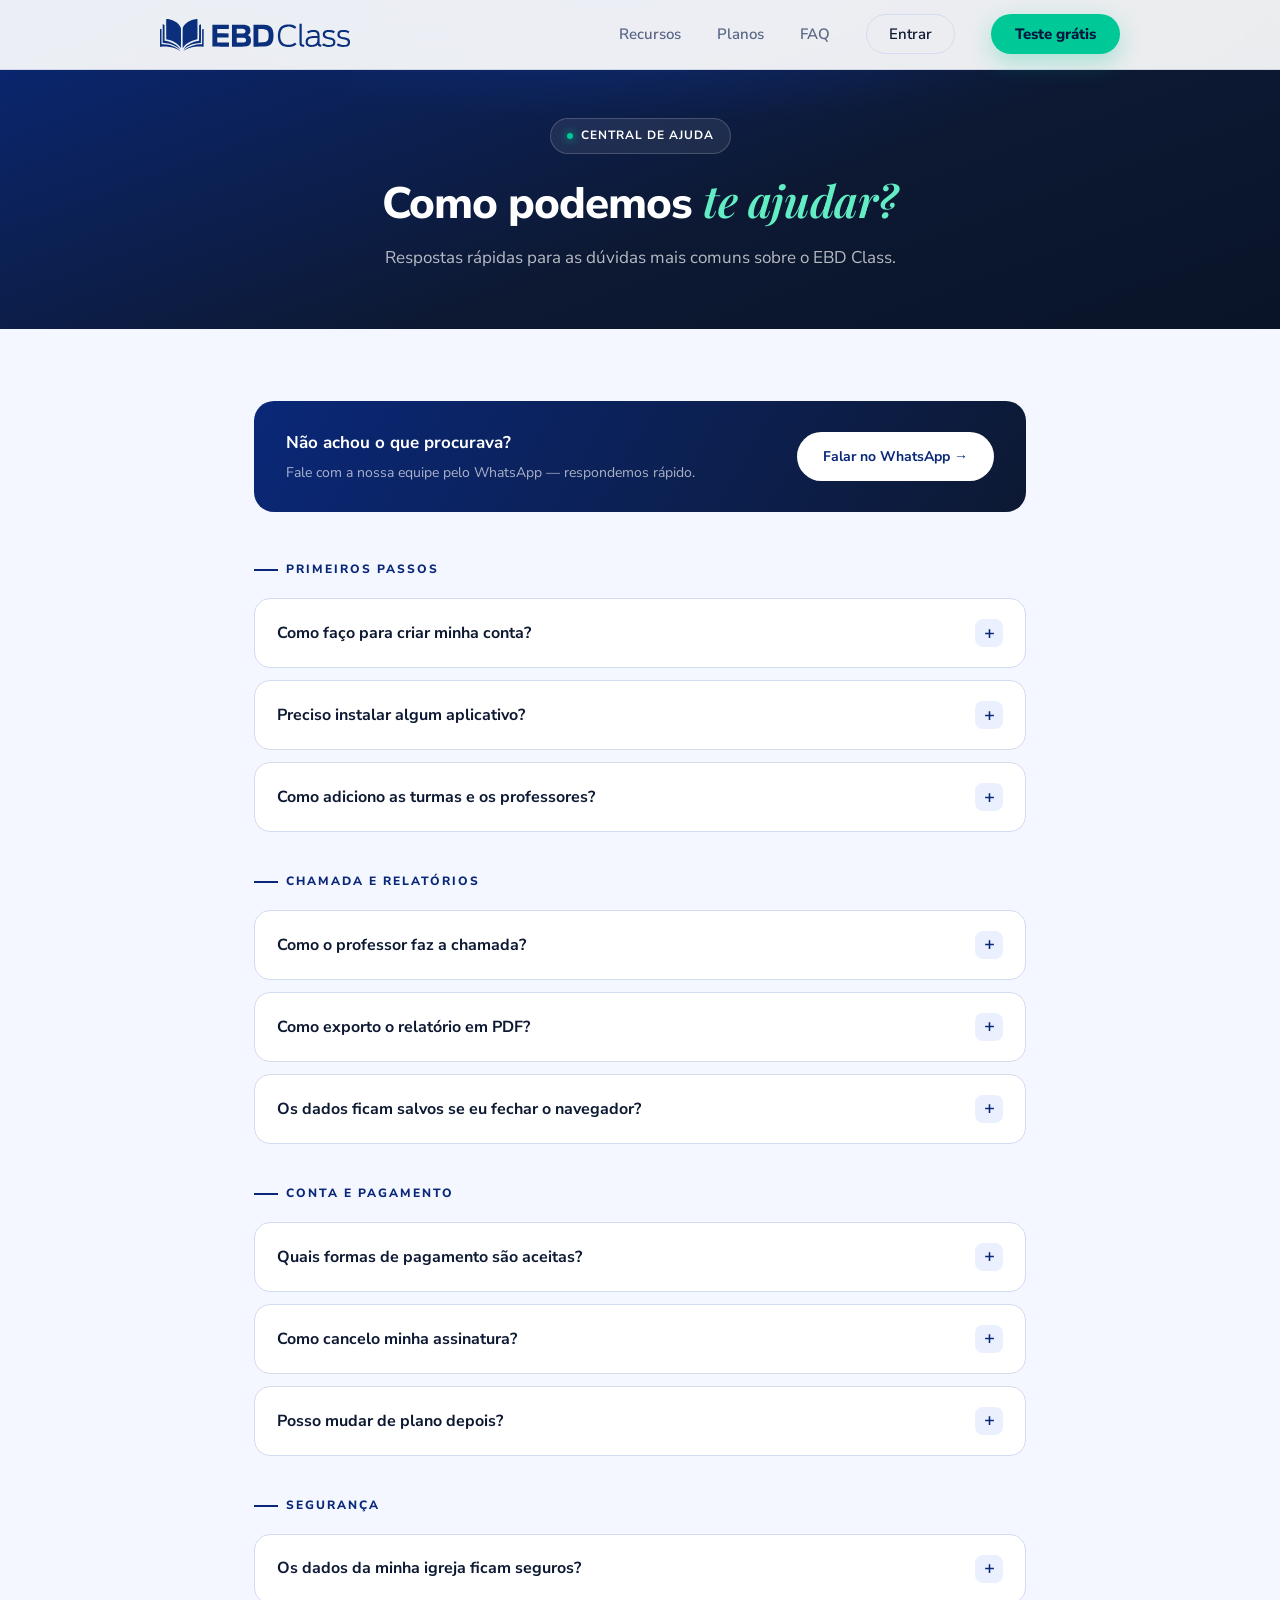
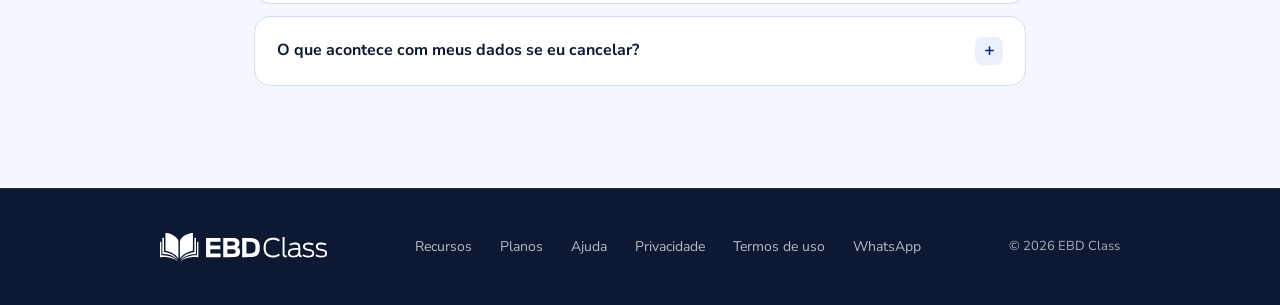
<file: ajuda.html>
<!DOCTYPE html>
<html lang="pt-BR">
<head>
<meta charset="UTF-8">
<meta name="viewport" content="width=device-width, initial-scale=1.0">
<title>Ajuda — EBD Class</title>
<link rel="canonical" href="https://ebdclass.com.br/ajuda.html">
<link rel="icon" href="favicon.ico" sizes="48x48">
<link rel="icon" type="image/svg+xml" href="favicon.svg">
<link rel="apple-touch-icon" href="icon-512.png">
<link rel="preconnect" href="https://fonts.googleapis.com">
<link rel="preconnect" href="https://fonts.gstatic.com" crossorigin>
<link href="https://fonts.googleapis.com/css2?family=Nunito+Sans:wght@400;500;600;700;800;900&family=Playfair+Display:ital,wght@1,600&display=swap" rel="stylesheet">
<link rel="stylesheet" href="style.css">
<style>
.pg-hero{position:relative;overflow:hidden;background:linear-gradient(160deg,#0A2878 0%,#0D1933 60%,#091428 100%);padding:118px max(6%,calc(50% - 440px)) 56px;text-align:center}
.pg-hero::before{content:'';position:absolute;inset:0;background:radial-gradient(ellipse 60% 60% at 50% 0%,rgba(26,92,255,0.25),transparent 62%);pointer-events:none}
.pg-hero-in{position:relative;z-index:1;max-width:720px;margin:0 auto}
.pg-tag{display:inline-flex;align-items:center;gap:8px;background:rgba(255,255,255,0.08);border:1px solid rgba(255,255,255,0.18);color:#fff;padding:7px 16px;border-radius:50px;font-size:12px;font-weight:700;letter-spacing:1px;text-transform:uppercase;margin-bottom:22px}
.pg-tag .pg-dot{width:6px;height:6px;background:#00C896;border-radius:50%;box-shadow:0 0 8px #00C896}
.pg-hero h1{font-family:'Nunito Sans',sans-serif;font-size:clamp(28px,20px + 2vw,44px);font-weight:800;line-height:1.08;letter-spacing:-1px;color:#fff;margin-bottom:16px}
.pg-hero h1 em{font-family:'Playfair Display',Georgia,serif;font-style:italic;font-weight:600;letter-spacing:-.01em;color:#63EDC4}
.pg-hero-sub{font-size:17px;color:rgba(255,255,255,0.7);line-height:1.7}
.pg-body{width:100%;max-width:820px;margin:0 auto;padding:72px 24px 90px}
.pg-contact{background:linear-gradient(120deg,#0A2878,#0D1933);border-radius:20px;padding:28px 32px;display:flex;align-items:center;justify-content:space-between;gap:24px;flex-wrap:wrap;margin-bottom:48px}
.pg-contact strong{font-size:17px;color:#fff;display:block;margin-bottom:4px}
.pg-contact p{font-size:14px;color:rgba(255,255,255,0.65);margin:0}
.pg-contact a{background:#fff;color:#0A2878;padding:13px 26px;border-radius:50px;font-size:14px;font-weight:700;text-decoration:none;white-space:nowrap;flex-shrink:0;transition:transform .2s}
.pg-contact a:hover{transform:translateY(-2px)}
.pg-cat{font-size:12px;font-weight:800;letter-spacing:2px;text-transform:uppercase;color:#0A2878;margin:40px 0 18px;display:flex;align-items:center;gap:8px}
.pg-cat::before{content:'';width:24px;height:2px;background:#0A2878}
.pg-faq{-webkit-tap-highlight-color:transparent;background:#fff;border:1px solid #D4DCF0;border-radius:16px;margin-bottom:12px;overflow:hidden;cursor:pointer;transition:border-color .2s,box-shadow .2s}
.pg-faq.open{border-color:#C4CFE8;box-shadow:0 8px 28px rgba(10,40,120,0.07)}
.pg-faq-q{display:flex;align-items:center;justify-content:space-between;gap:16px;padding:20px 22px;font-size:16px;font-weight:700;color:#0D1933}
.pg-faq-ic{width:28px;height:28px;border-radius:8px;background:#EBF0FF;display:flex;align-items:center;justify-content:center;flex-shrink:0;transition:transform .25s,background .2s}
.pg-faq-ic svg{transition:transform .25s}
.pg-faq.open .pg-faq-ic svg{transform:rotate(45deg)}
.pg-faq-a{max-height:0;overflow:hidden;transition:max-height .3s,padding .3s;padding:0 22px}
.pg-faq.open .pg-faq-a{max-height:400px;padding:0 22px 20px}
.pg-faq-a p{font-size:14.5px;color:#5A6785;line-height:1.75}
.pg-faq-a a{color:#0A2878;font-weight:700}
#navbar{position:fixed;top:0;left:0;right:0;z-index:200;display:flex;align-items:center;justify-content:space-between;padding:0 max(6%,calc(50% - 480px));height:70px;background:rgba(255,255,255,0.92);backdrop-filter:blur(18px);border-bottom:1px solid rgba(10,40,120,0.12)}
.pg-mtoggle{display:none}.pg-burger{display:none}
@media(max-width:900px){
  .pg-body{padding:48px 6% 70px}
  .pg-contact{padding:24px}
  .pg-burger{display:flex;flex-direction:column;justify-content:center;gap:5px;width:44px;height:44px;border:none;background:transparent;cursor:pointer;padding:10px;z-index:210;flex-shrink:0}
  .pg-burger span{display:block;height:2px;width:100%;background:#0D1933;border-radius:2px;transition:transform .3s,opacity .3s}
  #navbar ul{display:none!important;position:fixed;top:70px;left:0;width:100%;flex-direction:column;align-items:stretch;gap:0;background:#fff;border-bottom:1px solid rgba(10,40,120,0.12);box-shadow:0 12px 30px rgba(10,40,120,0.15);padding:8px 6% 20px;margin:0;z-index:205}
  #navbar .pg-mtoggle:checked ~ ul{display:flex!important}
  #navbar ul li{display:block!important;width:100%!important}
  #navbar ul li a{display:block!important;padding:15px 4px!important;font-size:16px!important;color:#0D1933!important;border-bottom:1px solid rgba(10,40,120,0.12)!important}
  #navbar ul li:last-child a{border-bottom:none!important}
  #navbar ul .nav-login,#navbar ul .nav-cta{text-align:center;margin-top:12px}
  #navbar ul .nav-cta{color:#03163F!important}
  .pg-mtoggle:checked ~ .pg-burger span:nth-child(1){transform:translateY(7px) rotate(45deg)}
  .pg-mtoggle:checked ~ .pg-burger span:nth-child(2){opacity:0}
  .pg-mtoggle:checked ~ .pg-burger span:nth-child(3){transform:translateY(-7px) rotate(-45deg)}
}
body{display:block!important}
.pg-body,.pg-highlight,.pg-contact,.pg-cta,.pg-faq,.pg-sec{width:auto;box-sizing:border-box}
.pg-body *{min-width:0}
@media(max-width:900px){.pg-body{padding:44px 18px 70px}.pg-hero{padding:104px 6% 44px}}
</style>
</head>
<body>
<nav id="navbar">
<a href="index.html" class="logo"><img src="logo.svg" alt="EBD Class" class="logo-img"></a>
<input type="checkbox" id="pg-mtoggle" class="pg-mtoggle">
<label for="pg-mtoggle" class="pg-burger"><span></span><span></span><span></span></label>
<ul>
<li><a href="index.html#recursos">Recursos</a></li>
<li><a href="index.html#planos">Planos</a></li>
<li><a href="index.html#faq">FAQ</a></li>
<li><a href="https://app.ebdclass.com.br/login" class="nav-login">Entrar</a></li>
<li><a href="https://app.ebdclass.com.br/cadastro" class="nav-cta">Teste grátis</a></li>
</ul>
</nav>

<div class="pg-hero">
<div class="pg-hero-in">
<div class="pg-tag"><span class="pg-dot"></span>Central de ajuda</div>
<h1>Como podemos <em>te ajudar?</em></h1>
<p class="pg-hero-sub">Respostas rápidas para as dúvidas mais comuns sobre o EBD Class.</p>
</div>
</div>

<div class="pg-body">
<div class="pg-contact">
<div>
<strong>Não achou o que procurava?</strong>
<p>Fale com a nossa equipe pelo WhatsApp — respondemos rápido.</p>
</div>
<a href="https://wa.me/5586988197951?text=Olá!%20Preciso%20de%20ajuda%20com%20o%20EBD%20Class." target="_blank" rel="noopener">Falar no WhatsApp →</a>
</div>

<div class="pg-cat">Primeiros passos</div>
<div class="pg-faq" onclick="pgf(this)"><div class="pg-faq-q">Como faço para criar minha conta?<div class="pg-faq-ic"><svg width="15" height="15" viewBox="0 0 24 24" fill="none" stroke="#0A2878" stroke-width="2.5"><line x1="12" y1="5" x2="12" y2="19"/><line x1="5" y1="12" x2="19" y2="12"/></svg></div></div><div class="pg-faq-a"><p>Acesse <a href="https://app.ebdclass.com.br/cadastro">app.ebdclass.com.br/cadastro</a>, preencha os dados da sua igreja e pronto: você já entra no sistema. São 4 domingos (28 dias) grátis, com tudo liberado e sem cartão de crédito.</p></div></div>
<div class="pg-faq" onclick="pgf(this)"><div class="pg-faq-q">Preciso instalar algum aplicativo?<div class="pg-faq-ic"><svg width="15" height="15" viewBox="0 0 24 24" fill="none" stroke="#0A2878" stroke-width="2.5"><line x1="12" y1="5" x2="12" y2="19"/><line x1="5" y1="12" x2="19" y2="12"/></svg></div></div><div class="pg-faq-a"><p>Não é obrigatório. Você usa direto no navegador do celular ou computador, sem instalar nada. No Android, você também pode baixar o aplicativo na <a href="https://play.google.com/store/apps/details?id=br.com.ebdclass.app" target="_blank" rel="noopener">Google Play</a>; no iPhone, é só adicionar o EBD Class à tela inicial pelo Safari. O acesso é o mesmo em todas as formas.</p></div></div>
<div class="pg-faq" onclick="pgf(this)"><div class="pg-faq-q">Como adiciono as turmas e os professores?<div class="pg-faq-ic"><svg width="15" height="15" viewBox="0 0 24 24" fill="none" stroke="#0A2878" stroke-width="2.5"><line x1="12" y1="5" x2="12" y2="19"/><line x1="5" y1="12" x2="19" y2="12"/></svg></div></div><div class="pg-faq-a"><p>Crie suas classes no menu <strong>Turmas</strong>. Para os professores, vá em <strong>Configurações → Acesso de professores</strong>: você cadastra cada um com nome e usuário, e o sistema gera a senha. Você entrega usuário e senha ao professor — sem convite, sem e-mail, sem link.</p></div></div>

<div class="pg-cat">Chamada e relatórios</div>
<div class="pg-faq" onclick="pgf(this)"><div class="pg-faq-q">Como o professor faz a chamada?<div class="pg-faq-ic"><svg width="15" height="15" viewBox="0 0 24 24" fill="none" stroke="#0A2878" stroke-width="2.5"><line x1="12" y1="5" x2="12" y2="19"/><line x1="5" y1="12" x2="19" y2="12"/></svg></div></div><div class="pg-faq-a"><p>O professor acessa pelo celular, entra na turma dele e marca a presença de cada aluno com um toque. Também registra Bíblia e revista. Leva menos de 3 minutos e o secretário vê tudo em tempo real.</p></div></div>
<div class="pg-faq" onclick="pgf(this)"><div class="pg-faq-q">Como exporto o relatório em PDF?<div class="pg-faq-ic"><svg width="15" height="15" viewBox="0 0 24 24" fill="none" stroke="#0A2878" stroke-width="2.5"><line x1="12" y1="5" x2="12" y2="19"/><line x1="5" y1="12" x2="19" y2="12"/></svg></div></div><div class="pg-faq-a"><p>No painel do secretário, use o botão de exportar. O sistema gera o relatório completo com frequência por turma, aluno e congregação, pronto para apresentar ao pastor ou ao campo.</p></div></div>
<div class="pg-faq" onclick="pgf(this)"><div class="pg-faq-q">Os dados ficam salvos se eu fechar o navegador?<div class="pg-faq-ic"><svg width="15" height="15" viewBox="0 0 24 24" fill="none" stroke="#0A2878" stroke-width="2.5"><line x1="12" y1="5" x2="12" y2="19"/><line x1="5" y1="12" x2="19" y2="12"/></svg></div></div><div class="pg-faq-a"><p>Sim. Ao salvar, tudo fica guardado na nuvem. Fechar o navegador, trocar de aparelho ou faltar energia não apaga o que já foi salvo.</p></div></div>

<div class="pg-cat">Conta e pagamento</div>
<div class="pg-faq" onclick="pgf(this)"><div class="pg-faq-q">Quais formas de pagamento são aceitas?<div class="pg-faq-ic"><svg width="15" height="15" viewBox="0 0 24 24" fill="none" stroke="#0A2878" stroke-width="2.5"><line x1="12" y1="5" x2="12" y2="19"/><line x1="5" y1="12" x2="19" y2="12"/></svg></div></div><div class="pg-faq-a"><p>Pix, cartão de crédito e boleto bancário. Precisa de ajuda para escolher? Fale com a gente pelo WhatsApp.</p></div></div>
<div class="pg-faq" onclick="pgf(this)"><div class="pg-faq-q">Como cancelo minha assinatura?<div class="pg-faq-ic"><svg width="15" height="15" viewBox="0 0 24 24" fill="none" stroke="#0A2878" stroke-width="2.5"><line x1="12" y1="5" x2="12" y2="19"/><line x1="5" y1="12" x2="19" y2="12"/></svg></div></div><div class="pg-faq-a"><p>Pelo próprio sistema, em <strong>Configurações → Assinatura</strong>, ou pelo WhatsApp. Sem multa e sem prazo de fidelidade. Você continua com acesso até o fim do período já pago. No semestral e no anual, há garantia de 30 dias: se não servir para a sua escola, devolvemos o valor pago.</p></div></div>
<div class="pg-faq" onclick="pgf(this)"><div class="pg-faq-q">Posso mudar de plano depois?<div class="pg-faq-ic"><svg width="15" height="15" viewBox="0 0 24 24" fill="none" stroke="#0A2878" stroke-width="2.5"><line x1="12" y1="5" x2="12" y2="19"/><line x1="5" y1="12" x2="19" y2="12"/></svg></div></div><div class="pg-faq-a"><p>Sim. Em <strong>Configurações → Assinatura</strong> você escolhe outra faixa de alunos ou outro ciclo: mensal, semestral (10% de desconto) ou anual (12 meses pelo preço de 10). Os dias que ainda faltam do plano atual não se perdem: viram crédito no plano novo. Se precisar de ajuda com a mudança, é só chamar no WhatsApp.</p></div></div>

<div class="pg-cat">Segurança</div>
<div class="pg-faq" onclick="pgf(this)"><div class="pg-faq-q">Os dados da minha igreja ficam seguros?<div class="pg-faq-ic"><svg width="15" height="15" viewBox="0 0 24 24" fill="none" stroke="#0A2878" stroke-width="2.5"><line x1="12" y1="5" x2="12" y2="19"/><line x1="5" y1="12" x2="19" y2="12"/></svg></div></div><div class="pg-faq-a"><p>Sim. A conexão é criptografada, os dados ficam em servidores no Brasil e as contas são isoladas — nenhuma outra igreja acessa seus dados. Seguimos a LGPD.</p></div></div>
<div class="pg-faq" onclick="pgf(this)"><div class="pg-faq-q">O que acontece com meus dados se eu cancelar?<div class="pg-faq-ic"><svg width="15" height="15" viewBox="0 0 24 24" fill="none" stroke="#0A2878" stroke-width="2.5"><line x1="12" y1="5" x2="12" y2="19"/><line x1="5" y1="12" x2="19" y2="12"/></svg></div></div><div class="pg-faq-a"><p>Se você só cancelar a assinatura, seus dados continuam guardados e voltam a aparecer quando você reativar. Se encerrar a conta em <strong>Configurações</strong>, você tem 30 dias para mudar de ideia ou pedir uma cópia dos dados por e-mail; depois disso, tudo é excluído definitivamente dos nossos servidores.</p></div></div>
</div>

<footer>
<a href="index.html" class="footer-logo"><img src="logo-branco.svg" alt="EBD Class" class="footer-logo-img"></a>
<div class="footer-links">
<a href="index.html#recursos">Recursos</a><a href="index.html#planos">Planos</a><a href="ajuda.html">Ajuda</a>
<a href="privacidade.html">Privacidade</a><a href="termos.html">Termos de uso</a><a href="https://wa.me/5586988197951" target="_blank" rel="noopener">WhatsApp</a>
</div>
<div class="footer-copy">© 2026 EBD Class</div>
</footer>
<script>
function pgf(el){const o=el.classList.contains('open');document.querySelectorAll('.pg-faq').forEach(f=>f.classList.remove('open'));if(!o)el.classList.add('open');}
document.querySelectorAll('#navbar ul a').forEach(a=>a.addEventListener('click',()=>{document.getElementById('pg-mtoggle').checked=false;}));
</script>
</body>
</html>
</file>
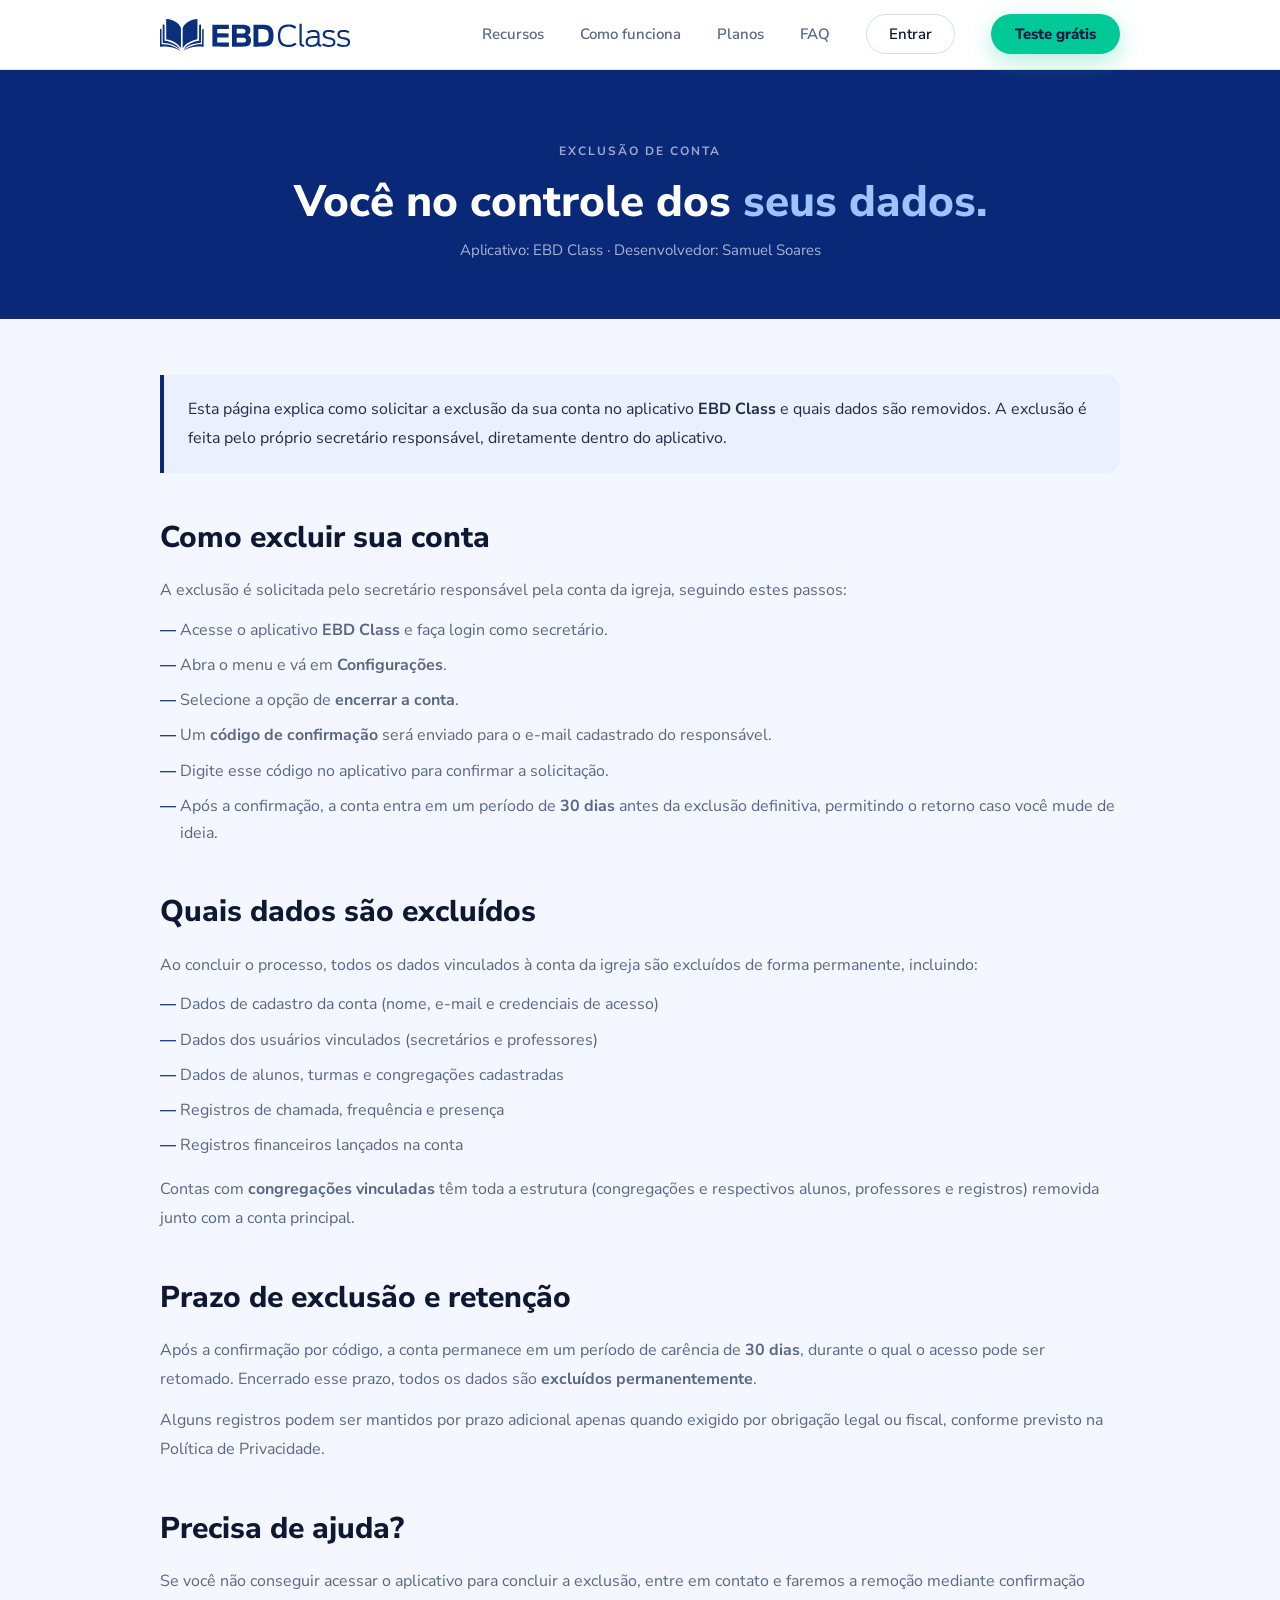
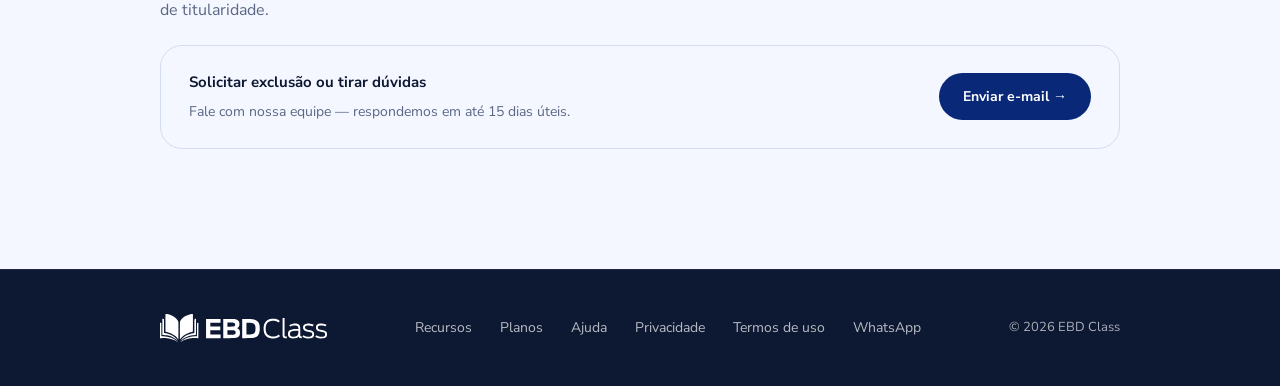
<file: exclusao-conta.html>
<!DOCTYPE html>
<html lang="pt-BR">
<head>
<meta charset="UTF-8">
<meta name="viewport" content="width=device-width, initial-scale=1.0">
<title>Exclusão de Conta — EBD Class</title>
<link rel="canonical" href="https://ebdclass.com.br/exclusao-conta.html">
<link rel="icon" href="favicon.ico" sizes="48x48">
<link rel="icon" type="image/svg+xml" href="favicon.svg">
<link rel="apple-touch-icon" href="icon-512.png">
<link rel="preconnect" href="https://fonts.googleapis.com">
<link rel="preconnect" href="https://fonts.gstatic.com" crossorigin>
<link href="https://fonts.googleapis.com/css2?family=Nunito+Sans:wght@400;500;600;700;800;900&display=swap" rel="stylesheet">
<!-- Estilos em style.css — editar lá, não aqui -->
<link rel="stylesheet" href="style.css">
<!-- Correção de largura do corpo (evita coluna esmagada) — mesmo ajuste das outras páginas internas -->
<style>
.page-body{padding:56px max(6%,calc(50% - 480px)) 80px;max-width:none;margin:0}
/* Menu mobile — mesmo das outras páginas internas */
.pg-mtoggle{display:none}.pg-burger{display:none}
@media(max-width:900px){
  .pg-body{padding:44px 6% 70px}
  .pg-cta{padding:24px}
  .pg-burger{display:flex;flex-direction:column;justify-content:center;gap:5px;width:44px;height:44px;border:none;background:transparent;cursor:pointer;padding:10px;z-index:210;flex-shrink:0}
  .pg-burger span{display:block;height:2px;width:100%;background:#0D1933;border-radius:2px;transition:transform .3s,opacity .3s}
  #navbar ul{display:none!important;position:fixed;top:70px;left:0;width:100%;flex-direction:column;align-items:stretch;gap:0;background:#fff;border-bottom:1px solid rgba(10,40,120,0.12);box-shadow:0 12px 30px rgba(10,40,120,0.15);padding:8px 6% 20px;margin:0;z-index:205}
  #navbar .pg-mtoggle:checked ~ ul{display:flex!important}
  #navbar ul li{display:block!important;width:100%!important}
  #navbar ul li a{display:block!important;padding:15px 4px!important;font-size:16px!important;color:#0D1933!important;border-bottom:1px solid rgba(10,40,120,0.12)!important}
  #navbar ul li:last-child a{border-bottom:none!important}
  #navbar ul .nav-login,#navbar ul .nav-cta{text-align:center;margin-top:12px}
  #navbar ul .nav-cta{color:#03163F!important}
  .pg-mtoggle:checked ~ .pg-burger span:nth-child(1){transform:translateY(7px) rotate(45deg)}
  .pg-mtoggle:checked ~ .pg-burger span:nth-child(2){opacity:0}
  .pg-mtoggle:checked ~ .pg-burger span:nth-child(3){transform:translateY(-7px) rotate(-45deg)}
}
</style>
</head>
<body>
<nav id="navbar">
<a href="index.html" class="logo">
<img src="logo.svg" alt="EBD Class" class="logo-img">
</a>
<input type="checkbox" id="pg-mtoggle" class="pg-mtoggle">
<label for="pg-mtoggle" class="pg-burger" aria-label="Abrir menu"><span></span><span></span><span></span></label>
<ul>
<li><a href="index.html#recursos">Recursos</a></li>
<li><a href="index.html#como-funciona">Como funciona</a></li>
<li><a href="index.html#planos">Planos</a></li>
<li><a href="index.html#faq">FAQ</a></li>
<li><a href="https://app.ebdclass.com.br/login" class="nav-login">Entrar</a></li>
<li><a href="https://app.ebdclass.com.br/cadastro" class="nav-cta">Teste grátis</a></li>
</ul>
</nav>
<div style="height:70px"></div>
<div class="page-hero">
<div class="page-hero-label">Exclusão de Conta</div>
<h1>Você no controle dos <em>seus dados.</em></h1>
<div class="page-hero-meta">Aplicativo: EBD Class · Desenvolvedor: Samuel Soares</div>
</div>
<div class="page-body">

<div class="doc-section">
<div class="highlight-box">
<p>Esta página explica como solicitar a exclusão da sua conta no aplicativo <strong>EBD Class</strong> e quais dados são removidos. A exclusão é feita pelo próprio secretário responsável, diretamente dentro do aplicativo.</p>
</div>
</div>

<div class="doc-section">
<h2>Como excluir sua conta</h2>
<p>A exclusão é solicitada pelo secretário responsável pela conta da igreja, seguindo estes passos:</p>
<ul>
<li>Acesse o aplicativo <strong>EBD Class</strong> e faça login como secretário.</li>
<li>Abra o menu e vá em <strong>Configurações</strong>.</li>
<li>Selecione a opção de <strong>encerrar a conta</strong>.</li>
<li>Um <strong>código de confirmação</strong> será enviado para o e-mail cadastrado do responsável.</li>
<li>Digite esse código no aplicativo para confirmar a solicitação.</li>
<li>Após a confirmação, a conta entra em um período de <strong>30 dias</strong> antes da exclusão definitiva, permitindo o retorno caso você mude de ideia.</li>
</ul>
</div>

<div class="doc-section">
<h2>Quais dados são excluídos</h2>
<p>Ao concluir o processo, todos os dados vinculados à conta da igreja são excluídos de forma permanente, incluindo:</p>
<ul>
<li>Dados de cadastro da conta (nome, e-mail e credenciais de acesso)</li>
<li>Dados dos usuários vinculados (secretários e professores)</li>
<li>Dados de alunos, turmas e congregações cadastradas</li>
<li>Registros de chamada, frequência e presença</li>
<li>Registros financeiros lançados na conta</li>
</ul>
<p>Contas com <strong>congregações vinculadas</strong> têm toda a estrutura (congregações e respectivos alunos, professores e registros) removida junto com a conta principal.</p>
</div>

<div class="doc-section">
<h2>Prazo de exclusão e retenção</h2>
<p>Após a confirmação por código, a conta permanece em um período de carência de <strong>30 dias</strong>, durante o qual o acesso pode ser retomado. Encerrado esse prazo, todos os dados são <strong>excluídos permanentemente</strong>.</p>
<p>Alguns registros podem ser mantidos por prazo adicional apenas quando exigido por obrigação legal ou fiscal, conforme previsto na Política de Privacidade.</p>
</div>

<div class="doc-section">
<h2>Precisa de ajuda?</h2>
<p>Se você não conseguir acessar o aplicativo para concluir a exclusão, entre em contato e faremos a remoção mediante confirmação de titularidade.</p>
<div class="contact-card">
<div>
<strong>Solicitar exclusão ou tirar dúvidas</strong>
<p>Fale com nossa equipe — respondemos em até 15 dias úteis.</p>
</div>
<a href="mailto:ebdclass.app@gmail.com">Enviar e-mail →</a>
</div>
</div>

</div>
<footer style="background:var(--ink);padding:44px max(6%,calc(50% - 480px));display:flex;justify-content:space-between;align-items:center;flex-wrap:wrap;gap:20px;">
<a href="index.html" style="text-decoration:none;display:flex;align-items:center;">
<img src="logo-branco.svg" alt="EBD Class" style="height:28px;width:auto">
</a>
<div style="display:flex;gap:28px;flex-wrap:wrap;">
<a href="index.html#recursos" style="color:rgba(255,255,255,0.7);text-decoration:none;font-size:14px;font-family:var(--font);">Recursos</a>
<a href="index.html#planos" style="color:rgba(255,255,255,0.7);text-decoration:none;font-size:14px;font-family:var(--font);">Planos</a>
<a href="ajuda.html" style="color:rgba(255,255,255,0.7);text-decoration:none;font-size:14px;font-family:var(--font);">Ajuda</a>
<a href="privacidade.html" style="color:rgba(255,255,255,0.7);text-decoration:none;font-size:14px;font-family:var(--font);">Privacidade</a>
<a href="termos.html" style="color:rgba(255,255,255,0.7);text-decoration:none;font-size:14px;font-family:var(--font);">Termos de uso</a>
<a href="https://wa.me/5586988197951" target="_blank" rel="noopener" style="color:rgba(255,255,255,0.7);text-decoration:none;font-size:14px;font-family:var(--font);">WhatsApp</a>
</div>
<div style="font-size:13px;color:rgba(255,255,255,0.65);font-family:var(--font);">© 2026 EBD Class</div>
</footer>
<script>
document.querySelectorAll('#navbar ul a').forEach(a=>a.addEventListener('click',()=>{document.getElementById('pg-mtoggle').checked=false;}));
</script>
</body>
</html>
</file>
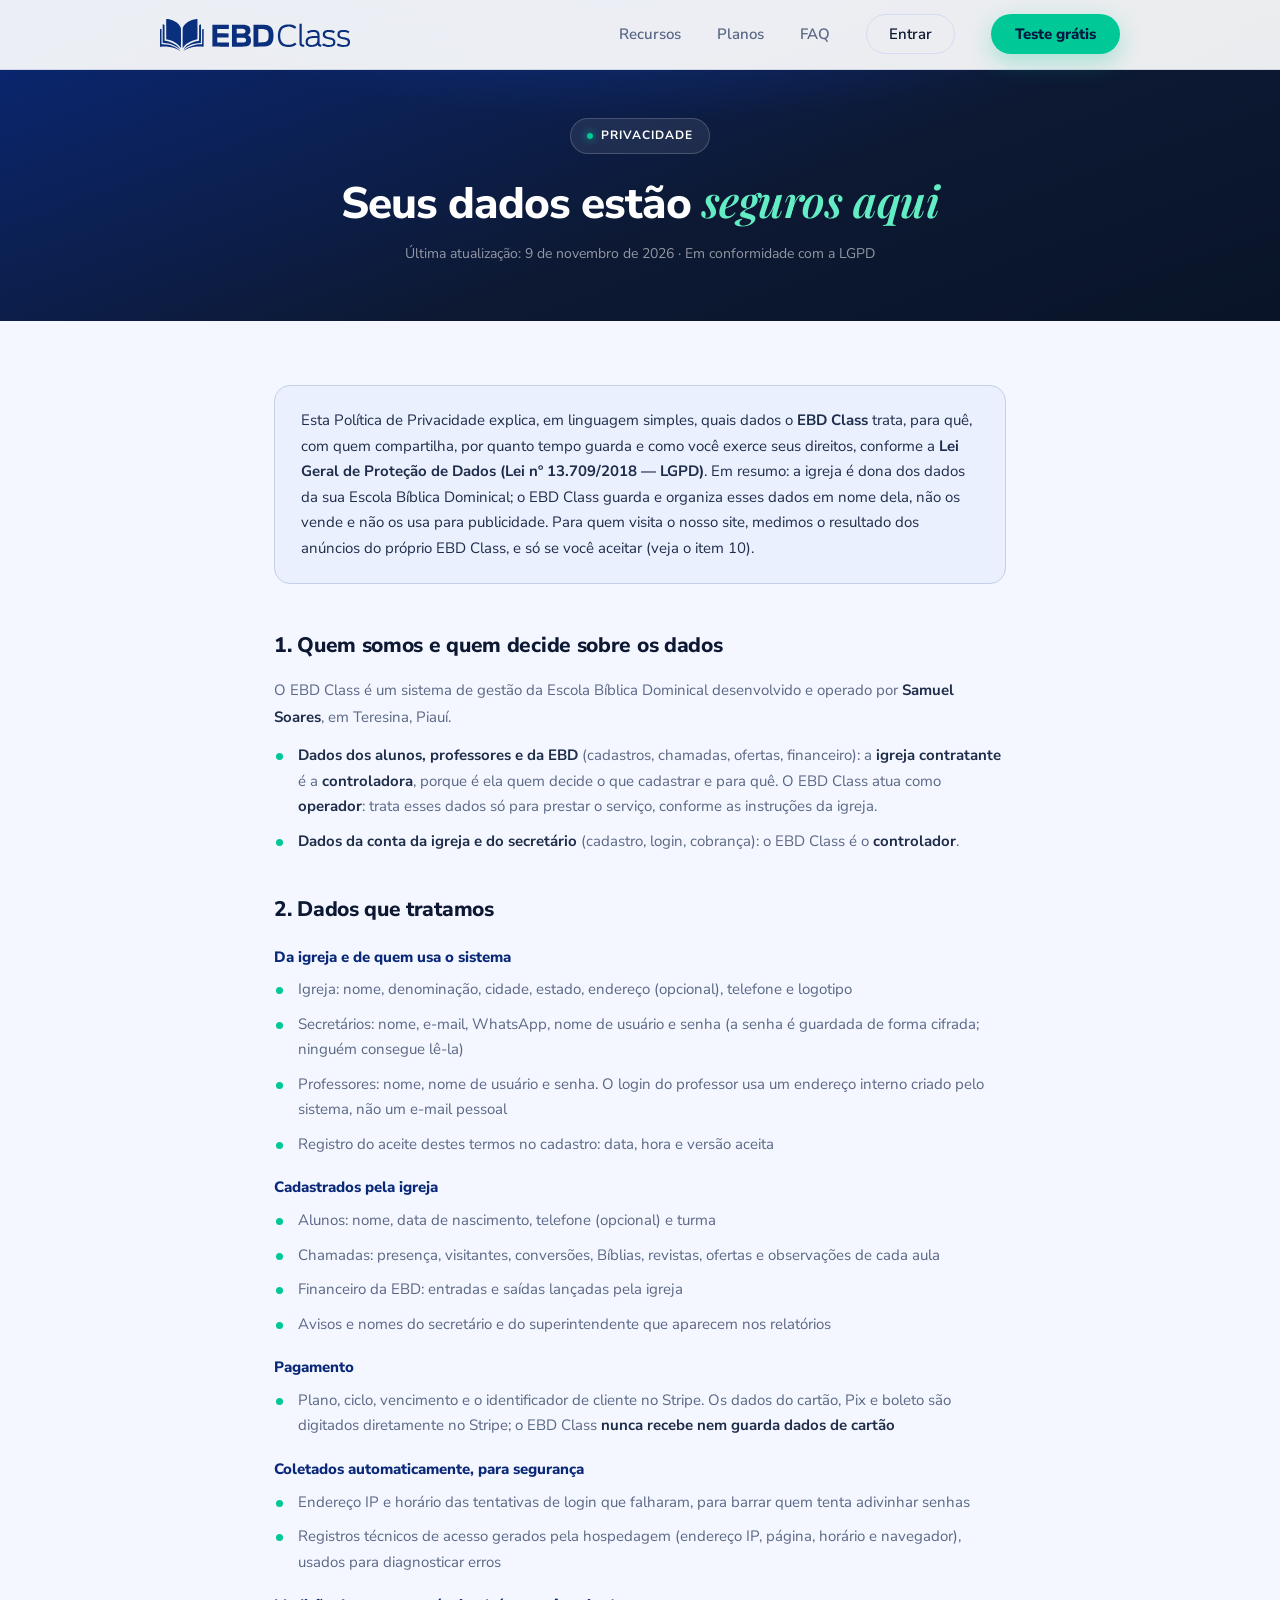
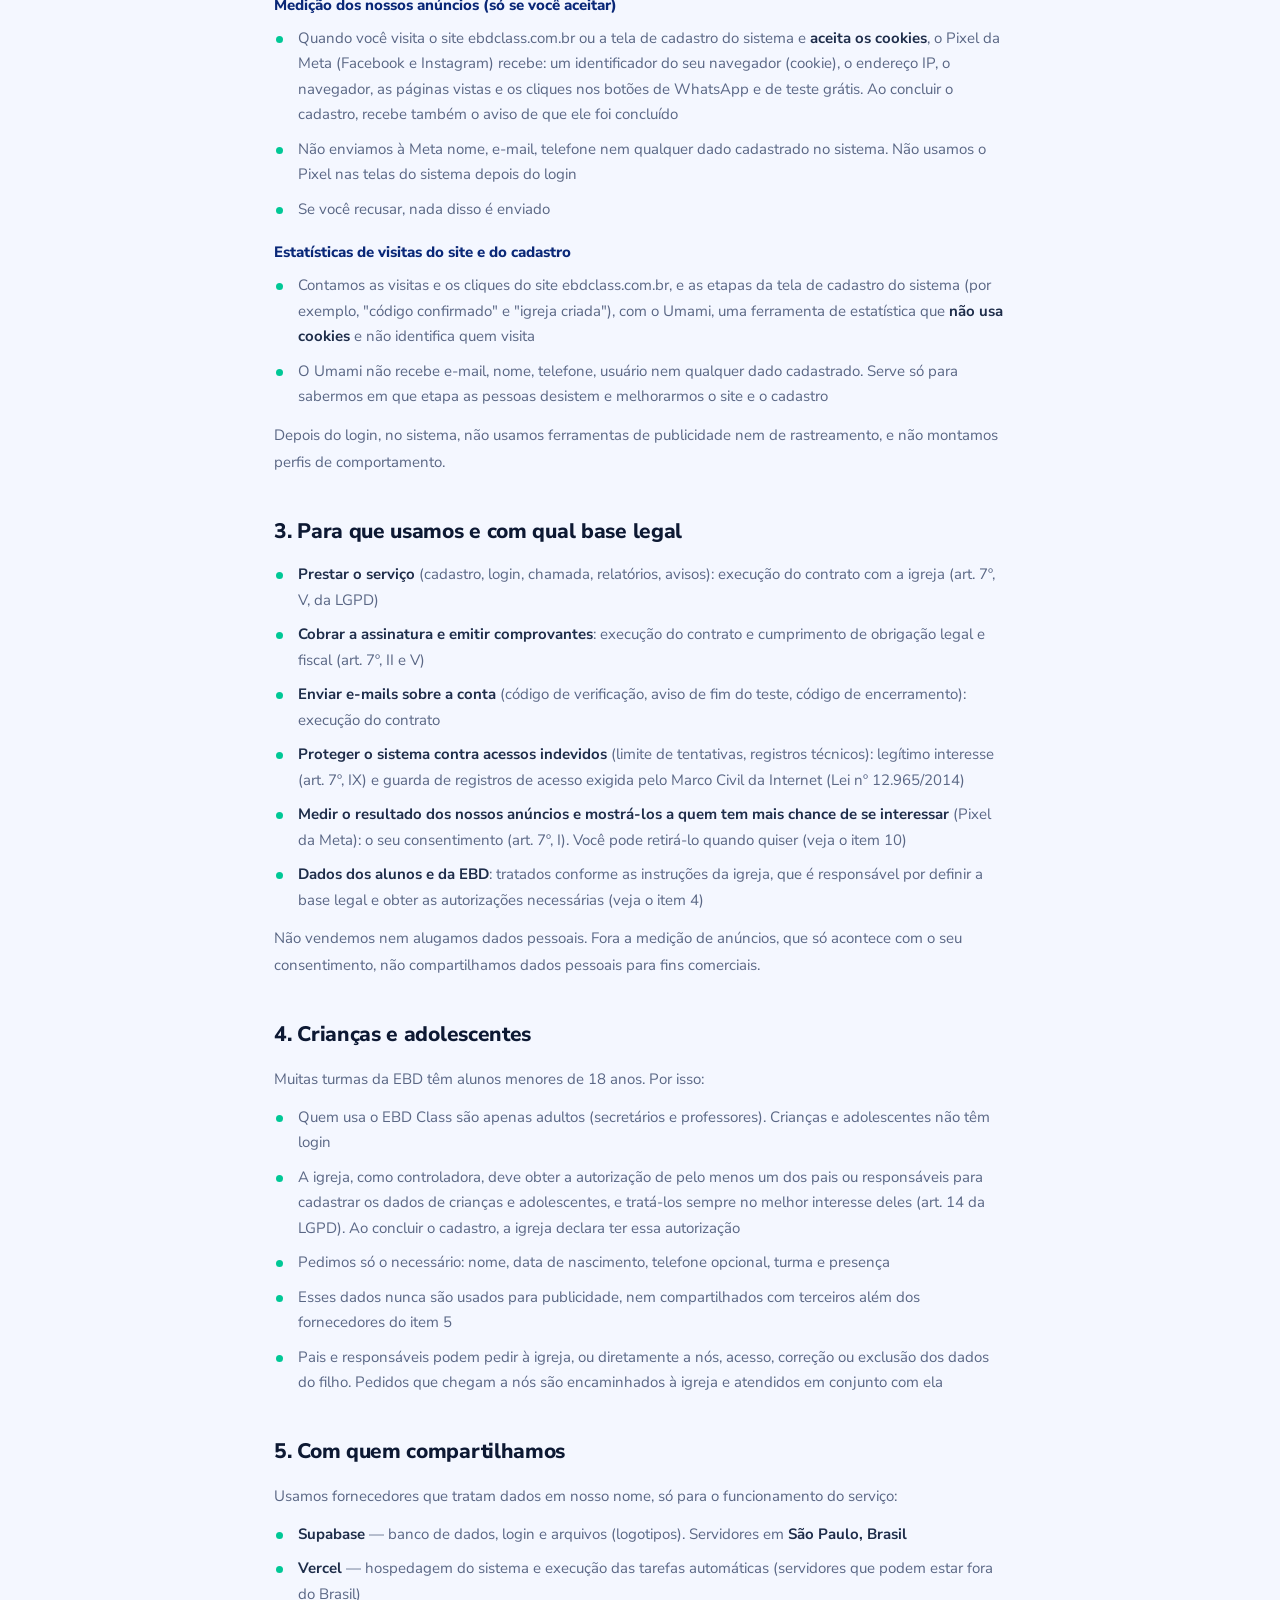
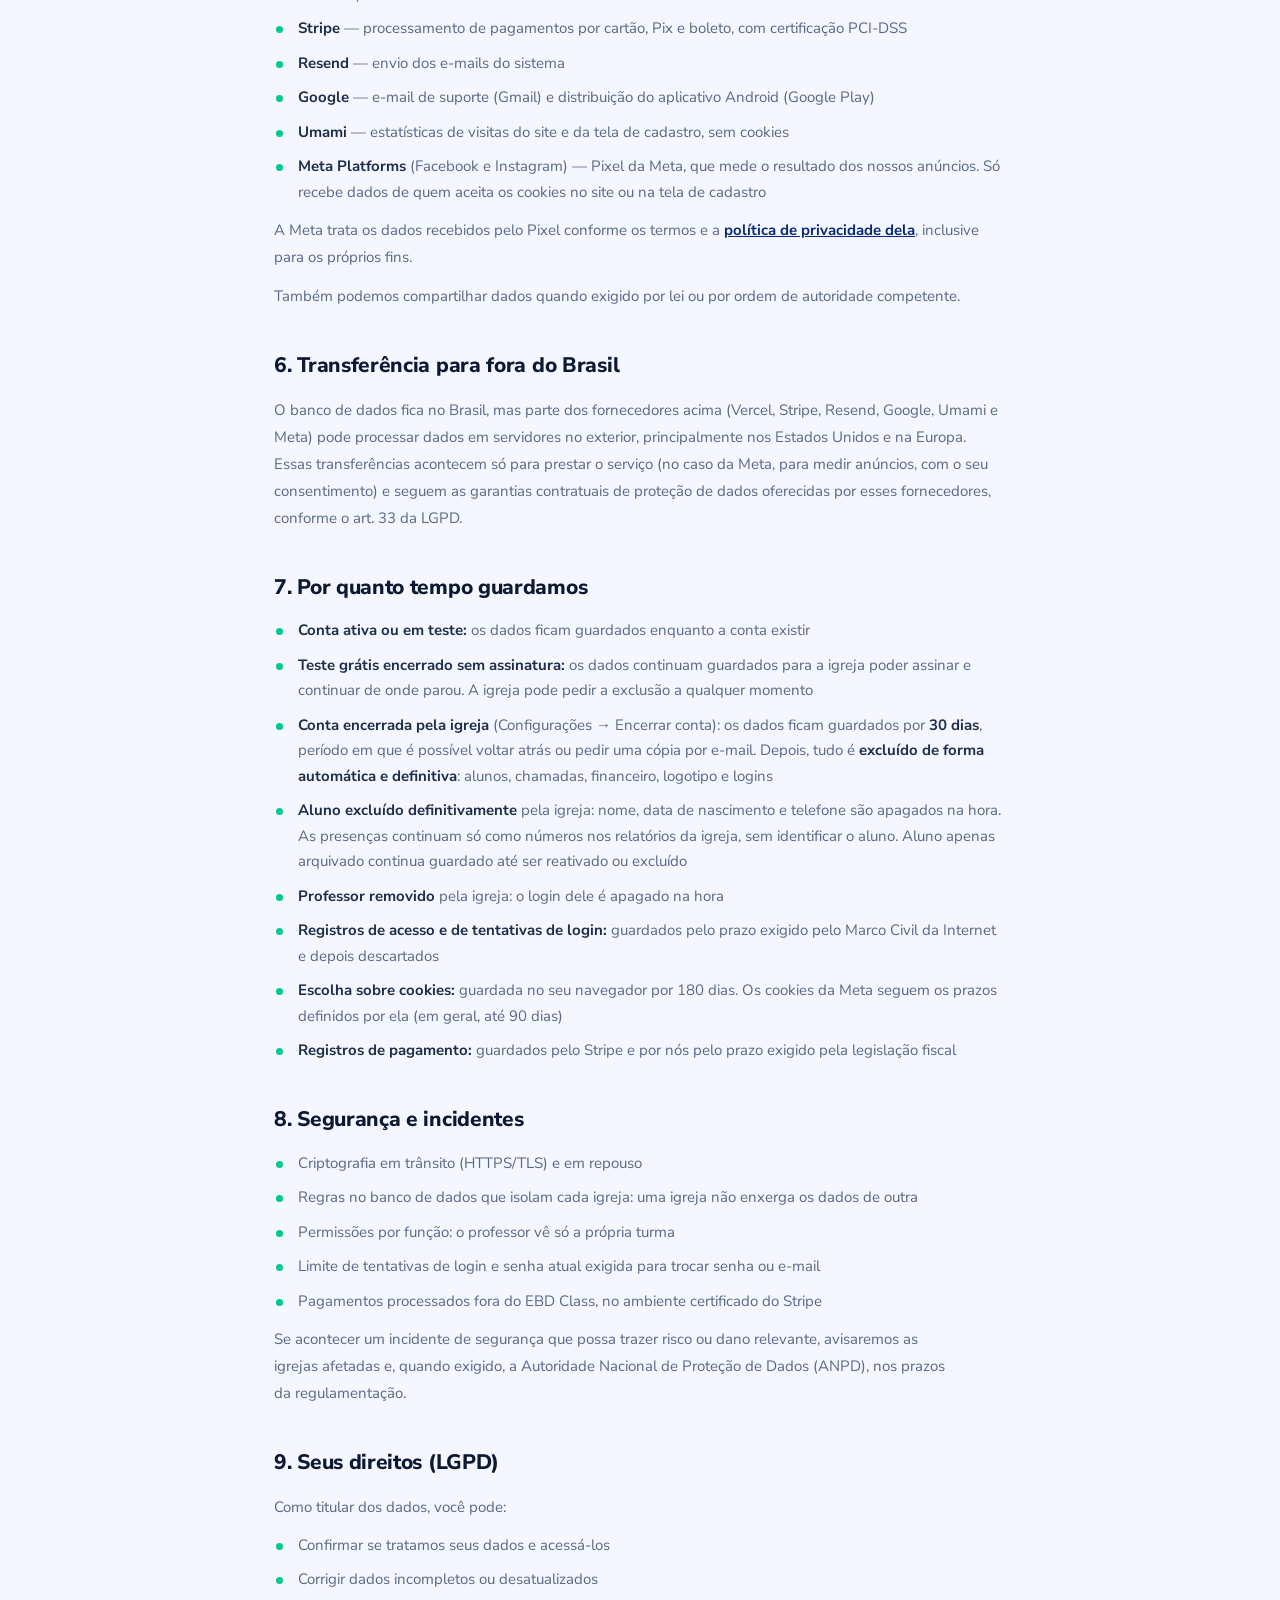
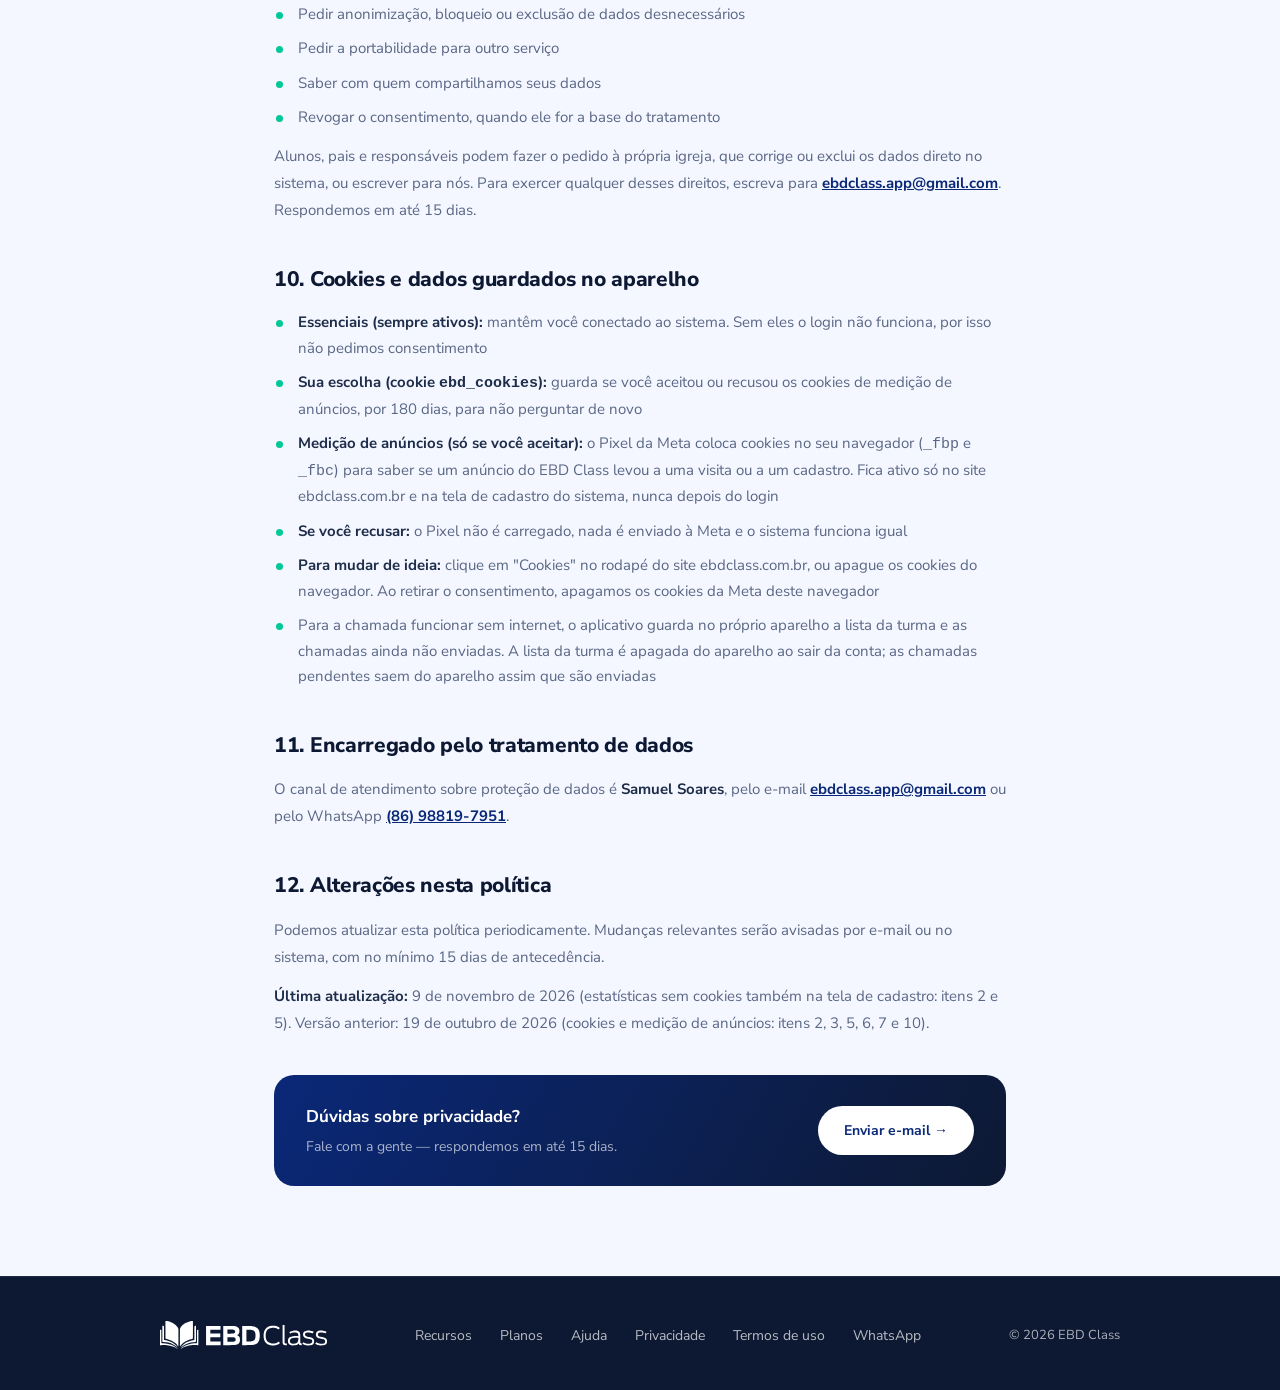
<file: privacidade.html>
<!DOCTYPE html>
<html lang="pt-BR">
<head>
<meta charset="UTF-8">
<meta name="viewport" content="width=device-width, initial-scale=1.0">
<title>Política de Privacidade — EBD Class</title>
<link rel="canonical" href="https://ebdclass.com.br/privacidade.html">
<link rel="icon" href="favicon.ico" sizes="48x48">
<link rel="icon" type="image/svg+xml" href="favicon.svg">
<link rel="apple-touch-icon" href="icon-512.png">
<link rel="preconnect" href="https://fonts.googleapis.com">
<link rel="preconnect" href="https://fonts.gstatic.com" crossorigin>
<link href="https://fonts.googleapis.com/css2?family=Nunito+Sans:wght@400;500;600;700;800;900&family=Playfair+Display:ital,wght@1,600&display=swap" rel="stylesheet">
<link rel="stylesheet" href="style.css">
<style>
.pg-hero{position:relative;overflow:hidden;background:linear-gradient(160deg,#0A2878 0%,#0D1933 60%,#091428 100%);padding:118px max(6%,calc(50% - 440px)) 56px;text-align:center}
.pg-hero::before{content:'';position:absolute;inset:0;background:radial-gradient(ellipse 60% 60% at 50% 0%,rgba(26,92,255,0.25),transparent 62%);pointer-events:none}
.pg-hero-in{position:relative;z-index:1;max-width:720px;margin:0 auto}
.pg-tag{display:inline-flex;align-items:center;gap:8px;background:rgba(255,255,255,0.08);border:1px solid rgba(255,255,255,0.18);color:#fff;padding:7px 16px;border-radius:50px;font-size:12px;font-weight:700;letter-spacing:1px;text-transform:uppercase;margin-bottom:22px}
.pg-tag .pg-dot{width:6px;height:6px;background:#00C896;border-radius:50%;box-shadow:0 0 8px #00C896}
.pg-hero h1{font-family:'Nunito Sans',sans-serif;font-size:clamp(28px,20px + 2vw,44px);font-weight:800;line-height:1.08;letter-spacing:-1px;color:#fff;margin-bottom:14px}
.pg-hero h1 em{font-family:'Playfair Display',Georgia,serif;font-style:italic;font-weight:600;letter-spacing:-.01em;color:#63EDC4}
.pg-meta{font-size:14px;color:rgba(255,255,255,0.55)}
.pg-body{width:100%;max-width:780px;margin:0 auto;padding:64px 24px 90px}
.pg-highlight{background:#EBF0FF;border:1px solid #C4CFE8;border-radius:16px;padding:22px 26px;margin-bottom:44px}
.pg-highlight p{font-size:15px;color:#1E2D4A;line-height:1.7;margin:0}
.pg-sec{margin-bottom:38px}
.pg-sec h2{font-size:21px;font-weight:800;color:#0D1933;margin-bottom:14px;letter-spacing:-0.3px}
.pg-sec h3{font-size:15px;font-weight:800;color:#0A2878;margin:18px 0 8px}
.pg-sec p{font-size:15px;color:#5A6785;line-height:1.8;margin-bottom:12px}
.pg-sec ul{list-style:none;padding:0;margin:0 0 12px}
.pg-sec li{position:relative;padding-left:24px;font-size:15px;color:#5A6785;line-height:1.7;margin-bottom:9px}
.pg-sec li::before{content:'';position:absolute;left:2px;top:10px;width:7px;height:7px;border-radius:50%;background:#00C896}
.pg-sec a{color:#0A2878;font-weight:700}
.pg-sec strong{color:#1E2D4A}
.pg-cta{background:linear-gradient(120deg,#0A2878,#0D1933);border-radius:20px;padding:28px 32px;display:flex;align-items:center;justify-content:space-between;gap:24px;flex-wrap:wrap;margin-top:36px}
.pg-cta strong{font-size:17px;color:#fff;display:block;margin-bottom:4px}
.pg-cta p{font-size:14px;color:rgba(255,255,255,0.65);margin:0}
.pg-cta a{background:#fff;color:#0A2878;padding:13px 26px;border-radius:50px;font-size:14px;font-weight:700;text-decoration:none;white-space:nowrap;flex-shrink:0}
#navbar{position:fixed;top:0;left:0;right:0;z-index:200;display:flex;align-items:center;justify-content:space-between;padding:0 max(6%,calc(50% - 480px));height:70px;background:rgba(255,255,255,0.92);backdrop-filter:blur(18px);border-bottom:1px solid rgba(10,40,120,0.12)}
.pg-mtoggle{display:none}.pg-burger{display:none}
@media(max-width:900px){
  .pg-body{padding:44px 6% 70px}
  .pg-cta{padding:24px}
  .pg-burger{display:flex;flex-direction:column;justify-content:center;gap:5px;width:44px;height:44px;border:none;background:transparent;cursor:pointer;padding:10px;z-index:210;flex-shrink:0}
  .pg-burger span{display:block;height:2px;width:100%;background:#0D1933;border-radius:2px;transition:transform .3s,opacity .3s}
  #navbar ul{display:none!important;position:fixed;top:70px;left:0;width:100%;flex-direction:column;align-items:stretch;gap:0;background:#fff;border-bottom:1px solid rgba(10,40,120,0.12);box-shadow:0 12px 30px rgba(10,40,120,0.15);padding:8px 6% 20px;margin:0;z-index:205}
  #navbar .pg-mtoggle:checked ~ ul{display:flex!important}
  #navbar ul li{display:block!important;width:100%!important}
  #navbar ul li a{display:block!important;padding:15px 4px!important;font-size:16px!important;color:#0D1933!important;border-bottom:1px solid rgba(10,40,120,0.12)!important}
  #navbar ul li:last-child a{border-bottom:none!important}
  #navbar ul .nav-login,#navbar ul .nav-cta{text-align:center;margin-top:12px}
  #navbar ul .nav-cta{color:#03163F!important}
  .pg-mtoggle:checked ~ .pg-burger span:nth-child(1){transform:translateY(7px) rotate(45deg)}
  .pg-mtoggle:checked ~ .pg-burger span:nth-child(2){opacity:0}
  .pg-mtoggle:checked ~ .pg-burger span:nth-child(3){transform:translateY(-7px) rotate(-45deg)}
}
body{display:block!important}
.pg-body,.pg-highlight,.pg-contact,.pg-cta,.pg-faq,.pg-sec{width:auto;box-sizing:border-box}
.pg-body *{min-width:0}
@media(max-width:900px){.pg-body{padding:44px 18px 70px}.pg-hero{padding:104px 6% 44px}}
</style>
</head>
<body>
<nav id="navbar">
<a href="index.html" class="logo"><img src="logo.svg" alt="EBD Class" class="logo-img"></a>
<input type="checkbox" id="pg-mtoggle" class="pg-mtoggle">
<label for="pg-mtoggle" class="pg-burger"><span></span><span></span><span></span></label>
<ul>
<li><a href="index.html#recursos">Recursos</a></li>
<li><a href="index.html#planos">Planos</a></li>
<li><a href="index.html#faq">FAQ</a></li>
<li><a href="https://app.ebdclass.com.br/login" class="nav-login">Entrar</a></li>
<li><a href="https://app.ebdclass.com.br/cadastro" class="nav-cta">Teste grátis</a></li>
</ul>
</nav>

<div class="pg-hero">
<div class="pg-hero-in">
<div class="pg-tag"><span class="pg-dot"></span>Privacidade</div>
<h1>Seus dados estão <em>seguros aqui</em></h1>
<div class="pg-meta">Última atualização: 9 de novembro de 2026 · Em conformidade com a LGPD</div>
</div>
</div>

<div class="pg-body">
<div class="pg-highlight">
<p>Esta Política de Privacidade explica, em linguagem simples, quais dados o <strong>EBD Class</strong> trata, para quê, com quem compartilha, por quanto tempo guarda e como você exerce seus direitos, conforme a <strong>Lei Geral de Proteção de Dados (Lei nº 13.709/2018 — LGPD)</strong>. Em resumo: a igreja é dona dos dados da sua Escola Bíblica Dominical; o EBD Class guarda e organiza esses dados em nome dela, não os vende e não os usa para publicidade. Para quem visita o nosso site, medimos o resultado dos anúncios do próprio EBD Class, e só se você aceitar (veja o item 10).</p>
</div>

<div class="pg-sec">
<h2>1. Quem somos e quem decide sobre os dados</h2>
<p>O EBD Class é um sistema de gestão da Escola Bíblica Dominical desenvolvido e operado por <strong>Samuel Soares</strong>, em Teresina, Piauí.</p>
<ul>
<li><strong>Dados dos alunos, professores e da EBD</strong> (cadastros, chamadas, ofertas, financeiro): a <strong>igreja contratante</strong> é a <strong>controladora</strong>, porque é ela quem decide o que cadastrar e para quê. O EBD Class atua como <strong>operador</strong>: trata esses dados só para prestar o serviço, conforme as instruções da igreja.</li>
<li><strong>Dados da conta da igreja e do secretário</strong> (cadastro, login, cobrança): o EBD Class é o <strong>controlador</strong>.</li>
</ul>
</div>

<div class="pg-sec">
<h2>2. Dados que tratamos</h2>
<h3>Da igreja e de quem usa o sistema</h3>
<ul>
<li>Igreja: nome, denominação, cidade, estado, endereço (opcional), telefone e logotipo</li>
<li>Secretários: nome, e-mail, WhatsApp, nome de usuário e senha (a senha é guardada de forma cifrada; ninguém consegue lê-la)</li>
<li>Professores: nome, nome de usuário e senha. O login do professor usa um endereço interno criado pelo sistema, não um e-mail pessoal</li>
<li>Registro do aceite destes termos no cadastro: data, hora e versão aceita</li>
</ul>
<h3>Cadastrados pela igreja</h3>
<ul>
<li>Alunos: nome, data de nascimento, telefone (opcional) e turma</li>
<li>Chamadas: presença, visitantes, conversões, Bíblias, revistas, ofertas e observações de cada aula</li>
<li>Financeiro da EBD: entradas e saídas lançadas pela igreja</li>
<li>Avisos e nomes do secretário e do superintendente que aparecem nos relatórios</li>
</ul>
<h3>Pagamento</h3>
<ul>
<li>Plano, ciclo, vencimento e o identificador de cliente no Stripe. Os dados do cartão, Pix e boleto são digitados diretamente no Stripe; o EBD Class <strong>nunca recebe nem guarda dados de cartão</strong></li>
</ul>
<h3>Coletados automaticamente, para segurança</h3>
<ul>
<li>Endereço IP e horário das tentativas de login que falharam, para barrar quem tenta adivinhar senhas</li>
<li>Registros técnicos de acesso gerados pela hospedagem (endereço IP, página, horário e navegador), usados para diagnosticar erros</li>
</ul>
<h3>Medição dos nossos anúncios (só se você aceitar)</h3>
<ul>
<li>Quando você visita o site ebdclass.com.br ou a tela de cadastro do sistema e <strong>aceita os cookies</strong>, o Pixel da Meta (Facebook e Instagram) recebe: um identificador do seu navegador (cookie), o endereço IP, o navegador, as páginas vistas e os cliques nos botões de WhatsApp e de teste grátis. Ao concluir o cadastro, recebe também o aviso de que ele foi concluído</li>
<li>Não enviamos à Meta nome, e-mail, telefone nem qualquer dado cadastrado no sistema. Não usamos o Pixel nas telas do sistema depois do login</li>
<li>Se você recusar, nada disso é enviado</li>
</ul>
<h3>Estatísticas de visitas do site e do cadastro</h3>
<ul>
<li>Contamos as visitas e os cliques do site ebdclass.com.br, e as etapas da tela de cadastro do sistema (por exemplo, "código confirmado" e "igreja criada"), com o Umami, uma ferramenta de estatística que <strong>não usa cookies</strong> e não identifica quem visita</li>
<li>O Umami não recebe e-mail, nome, telefone, usuário nem qualquer dado cadastrado. Serve só para sabermos em que etapa as pessoas desistem e melhorarmos o site e o cadastro</li>
</ul>
<p>Depois do login, no sistema, não usamos ferramentas de publicidade nem de rastreamento, e não montamos perfis de comportamento.</p>
</div>

<div class="pg-sec">
<h2>3. Para que usamos e com qual base legal</h2>
<ul>
<li><strong>Prestar o serviço</strong> (cadastro, login, chamada, relatórios, avisos): execução do contrato com a igreja (art. 7º, V, da LGPD)</li>
<li><strong>Cobrar a assinatura e emitir comprovantes</strong>: execução do contrato e cumprimento de obrigação legal e fiscal (art. 7º, II e V)</li>
<li><strong>Enviar e-mails sobre a conta</strong> (código de verificação, aviso de fim do teste, código de encerramento): execução do contrato</li>
<li><strong>Proteger o sistema contra acessos indevidos</strong> (limite de tentativas, registros técnicos): legítimo interesse (art. 7º, IX) e guarda de registros de acesso exigida pelo Marco Civil da Internet (Lei nº 12.965/2014)</li>
<li><strong>Medir o resultado dos nossos anúncios e mostrá-los a quem tem mais chance de se interessar</strong> (Pixel da Meta): o seu consentimento (art. 7º, I). Você pode retirá-lo quando quiser (veja o item 10)</li>
<li><strong>Dados dos alunos e da EBD</strong>: tratados conforme as instruções da igreja, que é responsável por definir a base legal e obter as autorizações necessárias (veja o item 4)</li>
</ul>
<p>Não vendemos nem alugamos dados pessoais. Fora a medição de anúncios, que só acontece com o seu consentimento, não compartilhamos dados pessoais para fins comerciais.</p>
</div>

<div class="pg-sec">
<h2>4. Crianças e adolescentes</h2>
<p>Muitas turmas da EBD têm alunos menores de 18 anos. Por isso:</p>
<ul>
<li>Quem usa o EBD Class são apenas adultos (secretários e professores). Crianças e adolescentes não têm login</li>
<li>A igreja, como controladora, deve obter a autorização de pelo menos um dos pais ou responsáveis para cadastrar os dados de crianças e adolescentes, e tratá-los sempre no melhor interesse deles (art. 14 da LGPD). Ao concluir o cadastro, a igreja declara ter essa autorização</li>
<li>Pedimos só o necessário: nome, data de nascimento, telefone opcional, turma e presença</li>
<li>Esses dados nunca são usados para publicidade, nem compartilhados com terceiros além dos fornecedores do item 5</li>
<li>Pais e responsáveis podem pedir à igreja, ou diretamente a nós, acesso, correção ou exclusão dos dados do filho. Pedidos que chegam a nós são encaminhados à igreja e atendidos em conjunto com ela</li>
</ul>
</div>

<div class="pg-sec">
<h2>5. Com quem compartilhamos</h2>
<p>Usamos fornecedores que tratam dados em nosso nome, só para o funcionamento do serviço:</p>
<ul>
<li><strong>Supabase</strong> — banco de dados, login e arquivos (logotipos). Servidores em <strong>São Paulo, Brasil</strong></li>
<li><strong>Vercel</strong> — hospedagem do sistema e execução das tarefas automáticas (servidores que podem estar fora do Brasil)</li>
<li><strong>Stripe</strong> — processamento de pagamentos por cartão, Pix e boleto, com certificação PCI-DSS</li>
<li><strong>Resend</strong> — envio dos e-mails do sistema</li>
<li><strong>Google</strong> — e-mail de suporte (Gmail) e distribuição do aplicativo Android (Google Play)</li>
<li><strong>Umami</strong> — estatísticas de visitas do site e da tela de cadastro, sem cookies</li>
<li><strong>Meta Platforms</strong> (Facebook e Instagram) — Pixel da Meta, que mede o resultado dos nossos anúncios. Só recebe dados de quem aceita os cookies no site ou na tela de cadastro</li>
</ul>
<p>A Meta trata os dados recebidos pelo Pixel conforme os termos e a <a href="https://www.facebook.com/privacy/policy/" target="_blank" rel="noopener">política de privacidade dela</a>, inclusive para os próprios fins.</p>
<p>Também podemos compartilhar dados quando exigido por lei ou por ordem de autoridade competente.</p>
</div>

<div class="pg-sec">
<h2>6. Transferência para fora do Brasil</h2>
<p>O banco de dados fica no Brasil, mas parte dos fornecedores acima (Vercel, Stripe, Resend, Google, Umami e Meta) pode processar dados em servidores no exterior, principalmente nos Estados Unidos e na Europa. Essas transferências acontecem só para prestar o serviço (no caso da Meta, para medir anúncios, com o seu consentimento) e seguem as garantias contratuais de proteção de dados oferecidas por esses fornecedores, conforme o art. 33 da LGPD.</p>
</div>

<div class="pg-sec">
<h2>7. Por quanto tempo guardamos</h2>
<ul>
<li><strong>Conta ativa ou em teste:</strong> os dados ficam guardados enquanto a conta existir</li>
<li><strong>Teste grátis encerrado sem assinatura:</strong> os dados continuam guardados para a igreja poder assinar e continuar de onde parou. A igreja pode pedir a exclusão a qualquer momento</li>
<li><strong>Conta encerrada pela igreja</strong> (Configurações → Encerrar conta): os dados ficam guardados por <strong>30 dias</strong>, período em que é possível voltar atrás ou pedir uma cópia por e-mail. Depois, tudo é <strong>excluído de forma automática e definitiva</strong>: alunos, chamadas, financeiro, logotipo e logins</li>
<li><strong>Aluno excluído definitivamente</strong> pela igreja: nome, data de nascimento e telefone são apagados na hora. As presenças continuam só como números nos relatórios da igreja, sem identificar o aluno. Aluno apenas arquivado continua guardado até ser reativado ou excluído</li>
<li><strong>Professor removido</strong> pela igreja: o login dele é apagado na hora</li>
<li><strong>Registros de acesso e de tentativas de login:</strong> guardados pelo prazo exigido pelo Marco Civil da Internet e depois descartados</li>
<li><strong>Escolha sobre cookies:</strong> guardada no seu navegador por 180 dias. Os cookies da Meta seguem os prazos definidos por ela (em geral, até 90 dias)</li>
<li><strong>Registros de pagamento:</strong> guardados pelo Stripe e por nós pelo prazo exigido pela legislação fiscal</li>
</ul>
</div>

<div class="pg-sec">
<h2>8. Segurança e incidentes</h2>
<ul>
<li>Criptografia em trânsito (HTTPS/TLS) e em repouso</li>
<li>Regras no banco de dados que isolam cada igreja: uma igreja não enxerga os dados de outra</li>
<li>Permissões por função: o professor vê só a própria turma</li>
<li>Limite de tentativas de login e senha atual exigida para trocar senha ou e-mail</li>
<li>Pagamentos processados fora do EBD Class, no ambiente certificado do Stripe</li>
</ul>
<p>Se acontecer um incidente de segurança que possa trazer risco ou dano relevante, avisaremos as igrejas afetadas e, quando exigido, a Autoridade Nacional de Proteção de Dados (ANPD), nos prazos da regulamentação.</p>
</div>

<div class="pg-sec">
<h2>9. Seus direitos (LGPD)</h2>
<p>Como titular dos dados, você pode:</p>
<ul>
<li>Confirmar se tratamos seus dados e acessá-los</li>
<li>Corrigir dados incompletos ou desatualizados</li>
<li>Pedir anonimização, bloqueio ou exclusão de dados desnecessários</li>
<li>Pedir a portabilidade para outro serviço</li>
<li>Saber com quem compartilhamos seus dados</li>
<li>Revogar o consentimento, quando ele for a base do tratamento</li>
</ul>
<p>Alunos, pais e responsáveis podem fazer o pedido à própria igreja, que corrige ou exclui os dados direto no sistema, ou escrever para nós. Para exercer qualquer desses direitos, escreva para <a href="mailto:ebdclass.app@gmail.com">ebdclass.app@gmail.com</a>. Respondemos em até 15 dias.</p>
</div>

<div class="pg-sec" id="cookies">
<h2>10. Cookies e dados guardados no aparelho</h2>
<ul>
<li><strong>Essenciais (sempre ativos):</strong> mantêm você conectado ao sistema. Sem eles o login não funciona, por isso não pedimos consentimento</li>
<li><strong>Sua escolha (cookie <code>ebd_cookies</code>):</strong> guarda se você aceitou ou recusou os cookies de medição de anúncios, por 180 dias, para não perguntar de novo</li>
<li><strong>Medição de anúncios (só se você aceitar):</strong> o Pixel da Meta coloca cookies no seu navegador (<code>_fbp</code> e <code>_fbc</code>) para saber se um anúncio do EBD Class levou a uma visita ou a um cadastro. Fica ativo só no site ebdclass.com.br e na tela de cadastro do sistema, nunca depois do login</li>
<li><strong>Se você recusar:</strong> o Pixel não é carregado, nada é enviado à Meta e o sistema funciona igual</li>
<li><strong>Para mudar de ideia:</strong> clique em "Cookies" no rodapé do site ebdclass.com.br, ou apague os cookies do navegador. Ao retirar o consentimento, apagamos os cookies da Meta deste navegador</li>
<li>Para a chamada funcionar sem internet, o aplicativo guarda no próprio aparelho a lista da turma e as chamadas ainda não enviadas. A lista da turma é apagada do aparelho ao sair da conta; as chamadas pendentes saem do aparelho assim que são enviadas</li>
</ul>
</div>

<div class="pg-sec">
<h2>11. Encarregado pelo tratamento de dados</h2>
<p>O canal de atendimento sobre proteção de dados é <strong>Samuel Soares</strong>, pelo e-mail <a href="mailto:ebdclass.app@gmail.com">ebdclass.app@gmail.com</a> ou pelo WhatsApp <a href="https://wa.me/5586988197951">(86) 98819-7951</a>.</p>
</div>

<div class="pg-sec">
<h2>12. Alterações nesta política</h2>
<p>Podemos atualizar esta política periodicamente. Mudanças relevantes serão avisadas por e-mail ou no sistema, com no mínimo 15 dias de antecedência.</p>
<p><strong>Última atualização:</strong> 9 de novembro de 2026 (estatísticas sem cookies também na tela de cadastro: itens 2 e 5). Versão anterior: 19 de outubro de 2026 (cookies e medição de anúncios: itens 2, 3, 5, 6, 7 e 10).</p>
</div>

<div class="pg-cta">
<div>
<strong>Dúvidas sobre privacidade?</strong>
<p>Fale com a gente — respondemos em até 15 dias.</p>
</div>
<a href="mailto:ebdclass.app@gmail.com">Enviar e-mail →</a>
</div>
</div>

<footer>
<a href="index.html" class="footer-logo"><img src="logo-branco.svg" alt="EBD Class" class="footer-logo-img"></a>
<div class="footer-links">
<a href="index.html#recursos">Recursos</a><a href="index.html#planos">Planos</a><a href="ajuda.html">Ajuda</a>
<a href="privacidade.html">Privacidade</a><a href="termos.html">Termos de uso</a><a href="https://wa.me/5586988197951" target="_blank" rel="noopener">WhatsApp</a>
</div>
<div class="footer-copy">© 2026 EBD Class</div>
</footer>
<script>
document.querySelectorAll('#navbar ul a').forEach(a=>a.addEventListener('click',()=>{document.getElementById('pg-mtoggle').checked=false;}));
</script>
</body>
</html>
</file>
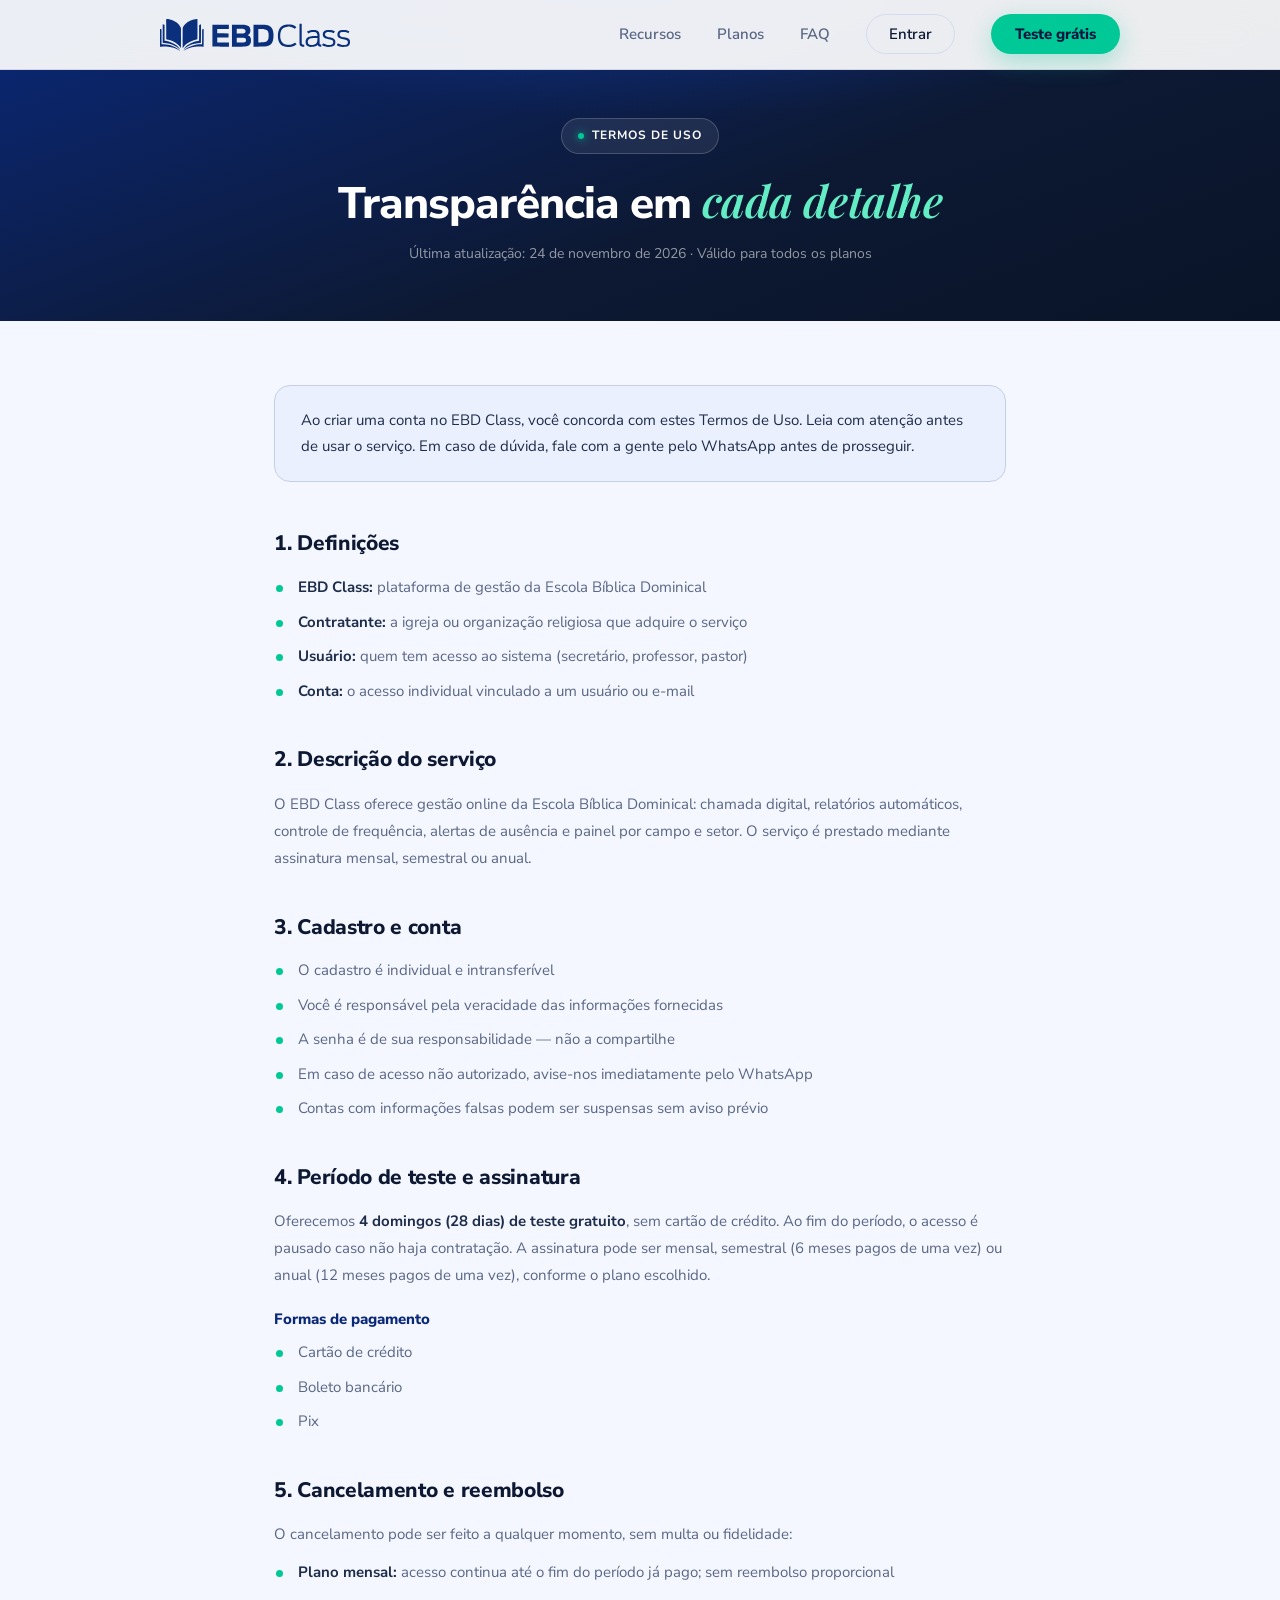
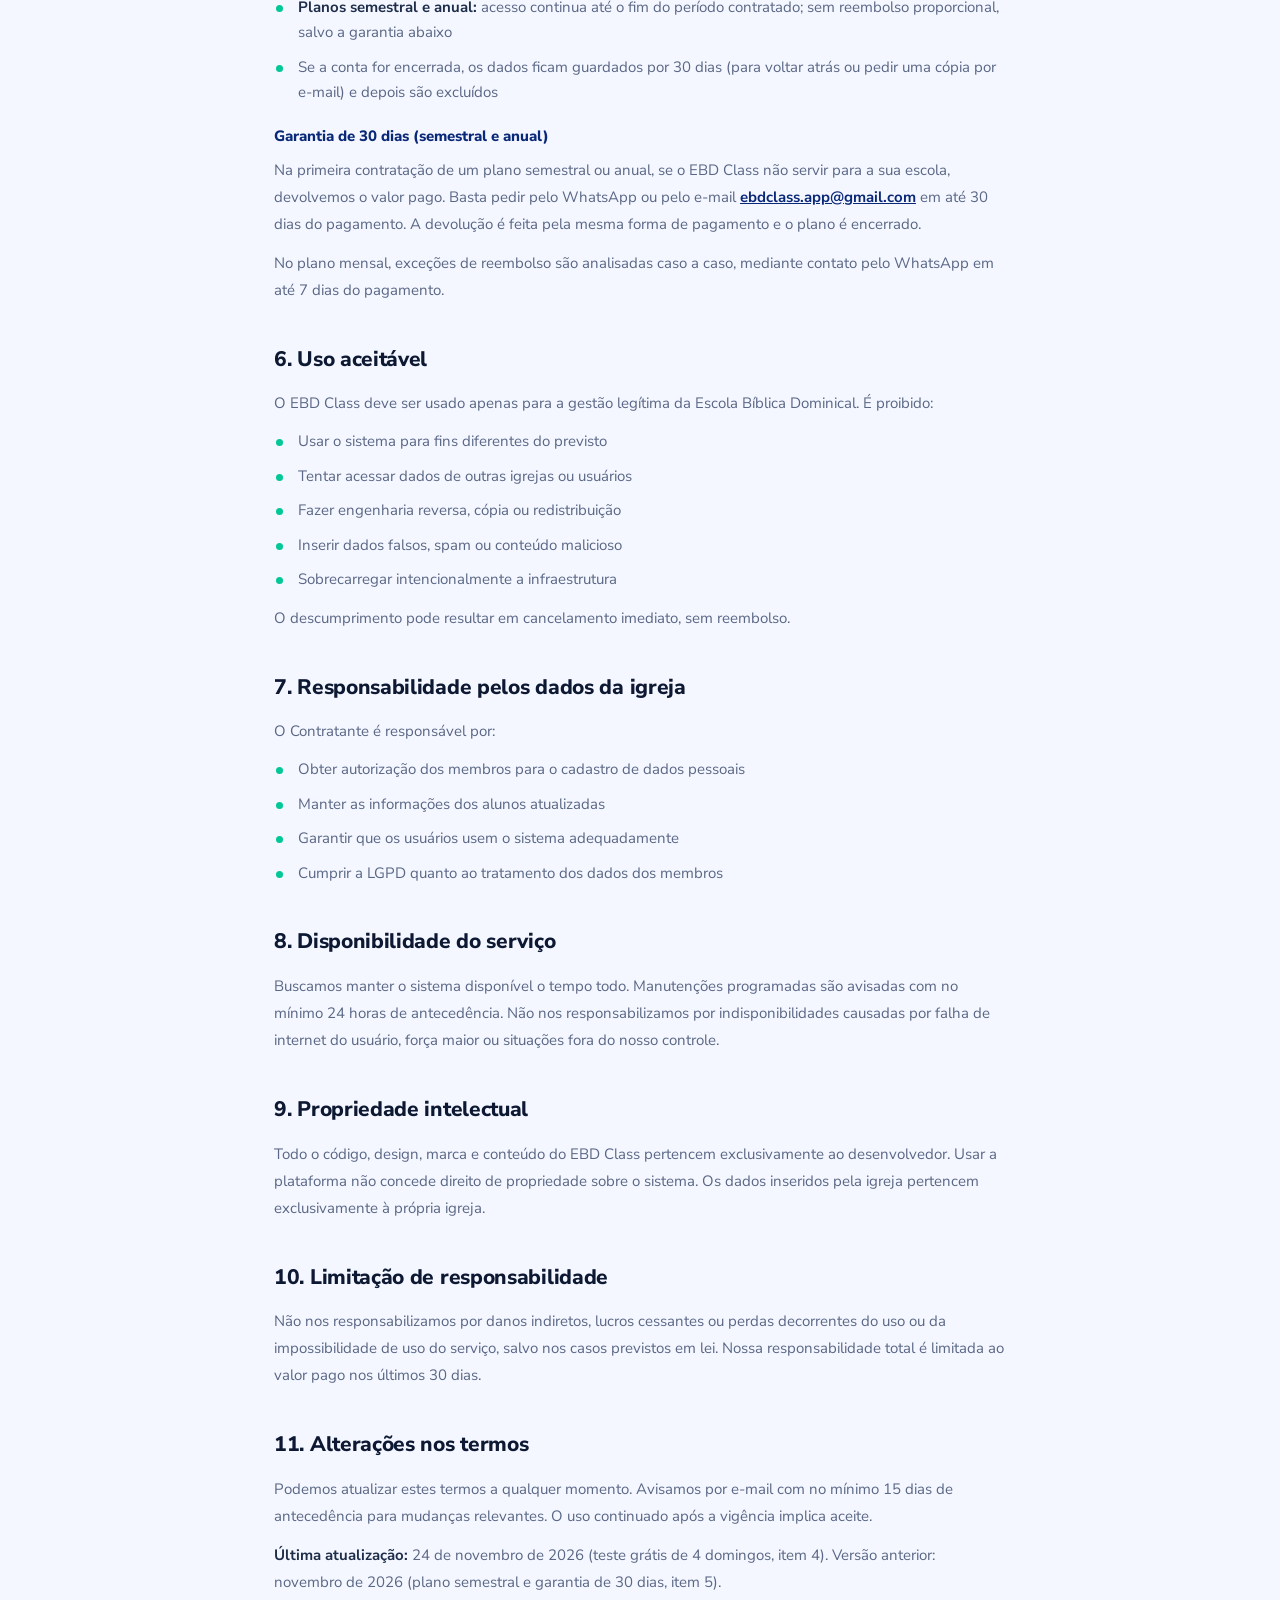
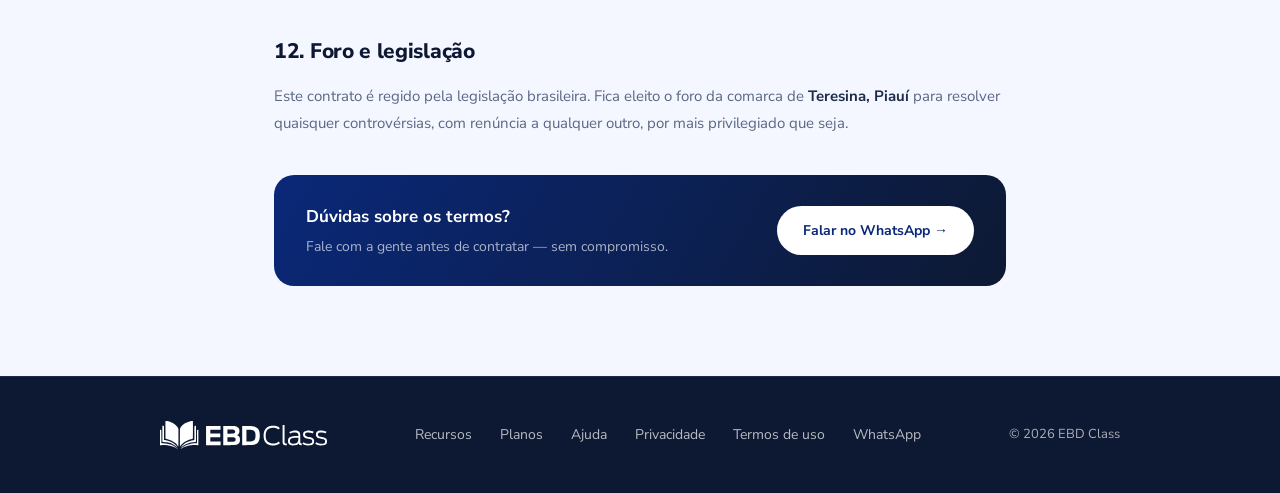
<file: termos.html>
<!DOCTYPE html>
<html lang="pt-BR">
<head>
<meta charset="UTF-8">
<meta name="viewport" content="width=device-width, initial-scale=1.0">
<title>Termos de Uso — EBD Class</title>
<link rel="canonical" href="https://ebdclass.com.br/termos.html">
<link rel="icon" href="favicon.ico" sizes="48x48">
<link rel="icon" type="image/svg+xml" href="favicon.svg">
<link rel="apple-touch-icon" href="icon-512.png">
<link rel="preconnect" href="https://fonts.googleapis.com">
<link rel="preconnect" href="https://fonts.gstatic.com" crossorigin>
<link href="https://fonts.googleapis.com/css2?family=Nunito+Sans:wght@400;500;600;700;800;900&family=Playfair+Display:ital,wght@1,600&display=swap" rel="stylesheet">
<link rel="stylesheet" href="style.css">
<style>
.pg-hero{position:relative;overflow:hidden;background:linear-gradient(160deg,#0A2878 0%,#0D1933 60%,#091428 100%);padding:118px max(6%,calc(50% - 440px)) 56px;text-align:center}
.pg-hero::before{content:'';position:absolute;inset:0;background:radial-gradient(ellipse 60% 60% at 50% 0%,rgba(26,92,255,0.25),transparent 62%);pointer-events:none}
.pg-hero-in{position:relative;z-index:1;max-width:720px;margin:0 auto}
.pg-tag{display:inline-flex;align-items:center;gap:8px;background:rgba(255,255,255,0.08);border:1px solid rgba(255,255,255,0.18);color:#fff;padding:7px 16px;border-radius:50px;font-size:12px;font-weight:700;letter-spacing:1px;text-transform:uppercase;margin-bottom:22px}
.pg-tag .pg-dot{width:6px;height:6px;background:#00C896;border-radius:50%;box-shadow:0 0 8px #00C896}
.pg-hero h1{font-family:'Nunito Sans',sans-serif;font-size:clamp(28px,20px + 2vw,44px);font-weight:800;line-height:1.08;letter-spacing:-1px;color:#fff;margin-bottom:14px}
.pg-hero h1 em{font-family:'Playfair Display',Georgia,serif;font-style:italic;font-weight:600;letter-spacing:-.01em;color:#63EDC4}
.pg-meta{font-size:14px;color:rgba(255,255,255,0.55)}
.pg-body{width:100%;max-width:780px;margin:0 auto;padding:64px 24px 90px}
.pg-highlight{background:#EBF0FF;border:1px solid #C4CFE8;border-radius:16px;padding:22px 26px;margin-bottom:44px}
.pg-highlight p{font-size:15px;color:#1E2D4A;line-height:1.7;margin:0}
.pg-sec{margin-bottom:38px}
.pg-sec h2{font-size:21px;font-weight:800;color:#0D1933;margin-bottom:14px;letter-spacing:-0.3px}
.pg-sec h3{font-size:15px;font-weight:800;color:#0A2878;margin:18px 0 8px}
.pg-sec p{font-size:15px;color:#5A6785;line-height:1.8;margin-bottom:12px}
.pg-sec ul{list-style:none;padding:0;margin:0 0 12px}
.pg-sec li{position:relative;padding-left:24px;font-size:15px;color:#5A6785;line-height:1.7;margin-bottom:9px}
.pg-sec li::before{content:'';position:absolute;left:2px;top:10px;width:7px;height:7px;border-radius:50%;background:#00C896}
.pg-sec a{color:#0A2878;font-weight:700}
.pg-sec strong{color:#1E2D4A}
.pg-cta{background:linear-gradient(120deg,#0A2878,#0D1933);border-radius:20px;padding:28px 32px;display:flex;align-items:center;justify-content:space-between;gap:24px;flex-wrap:wrap;margin-top:36px}
.pg-cta strong{font-size:17px;color:#fff;display:block;margin-bottom:4px}
.pg-cta p{font-size:14px;color:rgba(255,255,255,0.65);margin:0}
.pg-cta a{background:#fff;color:#0A2878;padding:13px 26px;border-radius:50px;font-size:14px;font-weight:700;text-decoration:none;white-space:nowrap;flex-shrink:0}
#navbar{position:fixed;top:0;left:0;right:0;z-index:200;display:flex;align-items:center;justify-content:space-between;padding:0 max(6%,calc(50% - 480px));height:70px;background:rgba(255,255,255,0.92);backdrop-filter:blur(18px);border-bottom:1px solid rgba(10,40,120,0.12)}
.pg-mtoggle{display:none}.pg-burger{display:none}
@media(max-width:900px){
  .pg-body{padding:44px 6% 70px}
  .pg-cta{padding:24px}
  .pg-burger{display:flex;flex-direction:column;justify-content:center;gap:5px;width:44px;height:44px;border:none;background:transparent;cursor:pointer;padding:10px;z-index:210;flex-shrink:0}
  .pg-burger span{display:block;height:2px;width:100%;background:#0D1933;border-radius:2px;transition:transform .3s,opacity .3s}
  #navbar ul{display:none!important;position:fixed;top:70px;left:0;width:100%;flex-direction:column;align-items:stretch;gap:0;background:#fff;border-bottom:1px solid rgba(10,40,120,0.12);box-shadow:0 12px 30px rgba(10,40,120,0.15);padding:8px 6% 20px;margin:0;z-index:205}
  #navbar .pg-mtoggle:checked ~ ul{display:flex!important}
  #navbar ul li{display:block!important;width:100%!important}
  #navbar ul li a{display:block!important;padding:15px 4px!important;font-size:16px!important;color:#0D1933!important;border-bottom:1px solid rgba(10,40,120,0.12)!important}
  #navbar ul li:last-child a{border-bottom:none!important}
  #navbar ul .nav-login,#navbar ul .nav-cta{text-align:center;margin-top:12px}
  #navbar ul .nav-cta{color:#03163F!important}
  .pg-mtoggle:checked ~ .pg-burger span:nth-child(1){transform:translateY(7px) rotate(45deg)}
  .pg-mtoggle:checked ~ .pg-burger span:nth-child(2){opacity:0}
  .pg-mtoggle:checked ~ .pg-burger span:nth-child(3){transform:translateY(-7px) rotate(-45deg)}
}
body{display:block!important}
.pg-body,.pg-highlight,.pg-contact,.pg-cta,.pg-faq,.pg-sec{width:auto;box-sizing:border-box}
.pg-body *{min-width:0}
@media(max-width:900px){.pg-body{padding:44px 18px 70px}.pg-hero{padding:104px 6% 44px}}
</style>
</head>
<body>
<nav id="navbar">
<a href="index.html" class="logo"><img src="logo.svg" alt="EBD Class" class="logo-img"></a>
<input type="checkbox" id="pg-mtoggle" class="pg-mtoggle">
<label for="pg-mtoggle" class="pg-burger"><span></span><span></span><span></span></label>
<ul>
<li><a href="index.html#recursos">Recursos</a></li>
<li><a href="index.html#planos">Planos</a></li>
<li><a href="index.html#faq">FAQ</a></li>
<li><a href="https://app.ebdclass.com.br/login" class="nav-login">Entrar</a></li>
<li><a href="https://app.ebdclass.com.br/cadastro" class="nav-cta">Teste grátis</a></li>
</ul>
</nav>

<div class="pg-hero">
<div class="pg-hero-in">
<div class="pg-tag"><span class="pg-dot"></span>Termos de uso</div>
<h1>Transparência em <em>cada detalhe</em></h1>
<div class="pg-meta">Última atualização: 24 de novembro de 2026 · Válido para todos os planos</div>
</div>
</div>

<div class="pg-body">
<div class="pg-highlight">
<p>Ao criar uma conta no EBD Class, você concorda com estes Termos de Uso. Leia com atenção antes de usar o serviço. Em caso de dúvida, fale com a gente pelo WhatsApp antes de prosseguir.</p>
</div>

<div class="pg-sec">
<h2>1. Definições</h2>
<ul>
<li><strong>EBD Class:</strong> plataforma de gestão da Escola Bíblica Dominical</li>
<li><strong>Contratante:</strong> a igreja ou organização religiosa que adquire o serviço</li>
<li><strong>Usuário:</strong> quem tem acesso ao sistema (secretário, professor, pastor)</li>
<li><strong>Conta:</strong> o acesso individual vinculado a um usuário ou e-mail</li>
</ul>
</div>

<div class="pg-sec">
<h2>2. Descrição do serviço</h2>
<p>O EBD Class oferece gestão online da Escola Bíblica Dominical: chamada digital, relatórios automáticos, controle de frequência, alertas de ausência e painel por campo e setor. O serviço é prestado mediante assinatura mensal, semestral ou anual.</p>
</div>

<div class="pg-sec">
<h2>3. Cadastro e conta</h2>
<ul>
<li>O cadastro é individual e intransferível</li>
<li>Você é responsável pela veracidade das informações fornecidas</li>
<li>A senha é de sua responsabilidade — não a compartilhe</li>
<li>Em caso de acesso não autorizado, avise-nos imediatamente pelo WhatsApp</li>
<li>Contas com informações falsas podem ser suspensas sem aviso prévio</li>
</ul>
</div>

<div class="pg-sec">
<h2>4. Período de teste e assinatura</h2>
<p>Oferecemos <strong>4 domingos (28 dias) de teste gratuito</strong>, sem cartão de crédito. Ao fim do período, o acesso é pausado caso não haja contratação. A assinatura pode ser mensal, semestral (6 meses pagos de uma vez) ou anual (12 meses pagos de uma vez), conforme o plano escolhido.</p>
<h3>Formas de pagamento</h3>
<ul>
<li>Cartão de crédito</li>
<li>Boleto bancário</li>
<li>Pix</li>
</ul>
</div>

<div class="pg-sec">
<h2>5. Cancelamento e reembolso</h2>
<p>O cancelamento pode ser feito a qualquer momento, sem multa ou fidelidade:</p>
<ul>
<li><strong>Plano mensal:</strong> acesso continua até o fim do período já pago; sem reembolso proporcional</li>
<li><strong>Planos semestral e anual:</strong> acesso continua até o fim do período contratado; sem reembolso proporcional, salvo a garantia abaixo</li>
<li>Se a conta for encerrada, os dados ficam guardados por 30 dias (para voltar atrás ou pedir uma cópia por e-mail) e depois são excluídos</li>
</ul>
<h3>Garantia de 30 dias (semestral e anual)</h3>
<p>Na primeira contratação de um plano semestral ou anual, se o EBD Class não servir para a sua escola, devolvemos o valor pago. Basta pedir pelo WhatsApp ou pelo e-mail <a href="mailto:ebdclass.app@gmail.com">ebdclass.app@gmail.com</a> em até 30 dias do pagamento. A devolução é feita pela mesma forma de pagamento e o plano é encerrado.</p>
<p>No plano mensal, exceções de reembolso são analisadas caso a caso, mediante contato pelo WhatsApp em até 7 dias do pagamento.</p>
</div>

<div class="pg-sec">
<h2>6. Uso aceitável</h2>
<p>O EBD Class deve ser usado apenas para a gestão legítima da Escola Bíblica Dominical. É proibido:</p>
<ul>
<li>Usar o sistema para fins diferentes do previsto</li>
<li>Tentar acessar dados de outras igrejas ou usuários</li>
<li>Fazer engenharia reversa, cópia ou redistribuição</li>
<li>Inserir dados falsos, spam ou conteúdo malicioso</li>
<li>Sobrecarregar intencionalmente a infraestrutura</li>
</ul>
<p>O descumprimento pode resultar em cancelamento imediato, sem reembolso.</p>
</div>

<div class="pg-sec">
<h2>7. Responsabilidade pelos dados da igreja</h2>
<p>O Contratante é responsável por:</p>
<ul>
<li>Obter autorização dos membros para o cadastro de dados pessoais</li>
<li>Manter as informações dos alunos atualizadas</li>
<li>Garantir que os usuários usem o sistema adequadamente</li>
<li>Cumprir a LGPD quanto ao tratamento dos dados dos membros</li>
</ul>
</div>

<div class="pg-sec">
<h2>8. Disponibilidade do serviço</h2>
<p>Buscamos manter o sistema disponível o tempo todo. Manutenções programadas são avisadas com no mínimo 24 horas de antecedência. Não nos responsabilizamos por indisponibilidades causadas por falha de internet do usuário, força maior ou situações fora do nosso controle.</p>
</div>

<div class="pg-sec">
<h2>9. Propriedade intelectual</h2>
<p>Todo o código, design, marca e conteúdo do EBD Class pertencem exclusivamente ao desenvolvedor. Usar a plataforma não concede direito de propriedade sobre o sistema. Os dados inseridos pela igreja pertencem exclusivamente à própria igreja.</p>
</div>

<div class="pg-sec">
<h2>10. Limitação de responsabilidade</h2>
<p>Não nos responsabilizamos por danos indiretos, lucros cessantes ou perdas decorrentes do uso ou da impossibilidade de uso do serviço, salvo nos casos previstos em lei. Nossa responsabilidade total é limitada ao valor pago nos últimos 30 dias.</p>
</div>

<div class="pg-sec">
<h2>11. Alterações nos termos</h2>
<p>Podemos atualizar estes termos a qualquer momento. Avisamos por e-mail com no mínimo 15 dias de antecedência para mudanças relevantes. O uso continuado após a vigência implica aceite.</p>
<p><strong>Última atualização:</strong> 24 de novembro de 2026 (teste grátis de 4 domingos, item 4). Versão anterior: novembro de 2026 (plano semestral e garantia de 30 dias, item 5).</p>
</div>

<div class="pg-sec">
<h2>12. Foro e legislação</h2>
<p>Este contrato é regido pela legislação brasileira. Fica eleito o foro da comarca de <strong>Teresina, Piauí</strong> para resolver quaisquer controvérsias, com renúncia a qualquer outro, por mais privilegiado que seja.</p>
</div>

<div class="pg-cta">
<div>
<strong>Dúvidas sobre os termos?</strong>
<p>Fale com a gente antes de contratar — sem compromisso.</p>
</div>
<a href="https://wa.me/5586988197951?text=Olá!%20Tenho%20uma%20dúvida%20sobre%20os%20termos%20do%20EBD%20Class." target="_blank" rel="noopener">Falar no WhatsApp →</a>
</div>
</div>

<footer>
<a href="index.html" class="footer-logo"><img src="logo-branco.svg" alt="EBD Class" class="footer-logo-img"></a>
<div class="footer-links">
<a href="index.html#recursos">Recursos</a><a href="index.html#planos">Planos</a><a href="ajuda.html">Ajuda</a>
<a href="privacidade.html">Privacidade</a><a href="termos.html">Termos de uso</a><a href="https://wa.me/5586988197951" target="_blank" rel="noopener">WhatsApp</a>
</div>
<div class="footer-copy">© 2026 EBD Class</div>
</footer>
<script>
document.querySelectorAll('#navbar ul a').forEach(a=>a.addEventListener('click',()=>{document.getElementById('pg-mtoggle').checked=false;}));
</script>
</body>
</html>
</file>
<file: style.css>
*,*::before,*::after{box-sizing:border-box;margin:0;padding:0}
:root{
  --blue:#0A2878;
  --blue-light:#EBF0FF;
  --blue-glow-sm:rgba(10,40,120,0.15);
  --ink:#0D1933;
  --ink2:#1E2D4A;
  --muted:#5A6785;
  --border:#D4DCF0;
  --border-dark:rgba(10,40,120,0.12);
  --bg:#F4F7FF;
  --font:'Nunito Sans',sans-serif;
  --radius:14px;
  --radius-lg:22px
}
html{scroll-behavior:smooth}
h1,h2{text-wrap:balance}
p{text-wrap:pretty}
body{font-family:var(--font);background:var(--bg);color:var(--ink);overflow-x:hidden;line-height:1.65;-webkit-font-smoothing:antialiased}

/* SEÇÕES CLARAS */
.section-label{font-size:13px;font-weight:700;letter-spacing:2px;text-transform:uppercase;color:var(--blue);margin-bottom:16px;display:flex;align-items:center;gap:8px}
.section-label::before{content:'';display:block;width:24px;height:2px;background:var(--blue);border-radius:2px}
.section-h{font-family:var(--font);font-size:clamp(40px,4.8vw,64px);font-weight:800;line-height:1.1;letter-spacing:-0.5px;margin-bottom:20px;color:var(--ink)}
.section-h em{font-style:normal;color:#0A2878;-webkit-text-fill-color:#0A2878}
.section-p{font-size:18px;font-weight:400;color:var(--muted);line-height:1.85}

/* NAV */
nav{position:fixed;top:0;left:0;right:0;z-index:200;display:flex;align-items:center;justify-content:space-between;padding:0 max(6%,calc(50% - 480px));height:70px;background:rgba(255,255,255,0.92);backdrop-filter:blur(18px);border-bottom:1px solid var(--border-dark);transition:box-shadow 0.3s}
.logo{font-size:20px;font-weight:700;color:var(--ink);text-decoration:none;display:flex;align-items:center;gap:10px;letter-spacing:-0.3px}
.logo-img{height:32px;width:auto;display:block}
nav ul{display:flex;gap:36px;list-style:none;align-items:center}
nav ul a{color:var(--muted);text-decoration:none;font-size:15px;font-weight:600;transition:color 0.2s}
nav ul a:hover{color:var(--blue)}
.nav-login{border:1.5px solid var(--border)!important;color:var(--ink)!important;padding:9px 22px!important;border-radius:50px!important;font-weight:600!important;transition:all 0.2s!important}
.nav-login:hover{border-color:var(--blue)!important;color:var(--blue)!important}
.nav-cta{background:#00C896!important;color:#03163F!important;padding:10px 24px!important;border-radius:50px!important;font-weight:800!important;box-shadow:0 8px 24px rgba(0,200,150,0.3)!important;transition:all 0.2s!important}
.nav-cta:hover{background:#19DCAB!important;color:#03163F!important}

/* STEPS — fundo azul escuro */
.steps-section{background:var(--blue);padding:96px max(6%,calc(50% - 480px));position:relative;overflow:hidden}
.steps-section::before{content:'';position:absolute;inset:0;background:radial-gradient(ellipse 60% 50% at 50% 100%,rgba(26,92,255,0.3) 0%,transparent 70%);pointer-events:none}
.steps-inner{max-width:1100px;margin:0 auto;text-align:center}
.steps-section .section-label{color:rgba(255,255,255,0.6)}
.steps-section .section-label::before{background:rgba(255,255,255,0.4)}
.steps-section .section-h{color:white}
.steps-section .section-h em{color:#9DC4FF;-webkit-text-fill-color:#9DC4FF}
.steps-section .section-p{color:rgba(255,255,255,0.7)}
.steps-grid{display:grid;grid-template-columns:repeat(3,1fr);gap:24px;margin-top:56px;position:relative}
.step-connector{position:absolute;top:40px;left:calc(16.6% + 28px);right:calc(16.6% + 28px);height:1px;background:linear-gradient(90deg,rgba(255,255,255,0.1),rgba(255,255,255,0.4),rgba(255,255,255,0.1));pointer-events:none}
.step{padding:36px 24px;border:1px solid rgba(255,255,255,0.15);border-radius:var(--radius-lg);background:rgba(255,255,255,0.07);transition:all 0.25s}
.step:hover{border-color:rgba(255,255,255,0.35);background:rgba(255,255,255,0.13);box-shadow:0 0 30px rgba(0,0,0,0.2)}
.step-circle{width:56px;height:56px;border-radius:50%;background:rgba(255,255,255,0.12);border:1px solid rgba(255,255,255,0.3);display:flex;align-items:center;justify-content:center;margin:0 auto 22px;font-size:18px;font-weight:800;color:white;position:relative;z-index:1;transition:all 0.25s}
.step:hover .step-circle{background:white;border-color:white;color:var(--blue)}
.step-title{font-size:19px;font-weight:700;margin-bottom:12px;color:white}
.step-desc{font-size:15px;color:rgba(255,255,255,0.7);line-height:1.75}

/* FOOTER */
footer{background:var(--ink);border-top:1px solid rgba(255,255,255,0.08);padding:44px max(6%,calc(50% - 480px));display:flex;justify-content:space-between;align-items:center;flex-wrap:wrap;gap:20px}
.footer-logo{text-decoration:none;display:flex;align-items:center}
.footer-logo-img{height:28px;width:auto}
.footer-links{display:flex;gap:28px;flex-wrap:wrap}
.footer-links a{color:rgba(255,255,255,0.7);text-decoration:none;font-size:14px;transition:color 0.2s}
.footer-links a:hover{color:rgba(255,255,255,0.9)}
.footer-copy{font-size:13px;color:rgba(255,255,255,0.65)}

@media(max-width:900px){
  /* NAV */
  nav{padding:0 5%}
  nav ul{display:none}

          

      
  /* STEPS */
  .steps-section{padding:64px 6%}
  .steps-section .section-h{font-size:32px}
  .steps-section .section-p{font-size:16px}
  .steps-grid{grid-template-columns:1fr;gap:0;margin-top:28px;text-align:left}
  .step-connector{display:block;top:28px;bottom:28px;left:22px;right:auto;width:1px;height:auto;background:rgba(255,255,255,0.25)}
  .step{display:grid;grid-template-columns:44px 1fr;column-gap:16px;align-items:center;padding:12px 0;border:none;background:none}
  .step:hover{background:none;box-shadow:none}
  .step-circle{grid-row:span 2;width:44px;height:44px;margin:0;font-size:16px;background:#092F7D}
  .step-title{font-size:16px;margin-bottom:2px}
  .step-desc{font-size:14px;line-height:1.5}

    

  
  /* FOOTER */
  footer{padding:36px 5%;flex-direction:column;text-align:center}
  .footer-links{justify-content:center;gap:16px}

}
.reveal{opacity:0;transform:translateY(22px);transition:opacity 0.6s ease,transform 0.6s ease}
.reveal.visible{opacity:1;transform:none}

/* PÁGINAS INTERNAS (ajuda, privacidade, termos) */
.page-hero{background:var(--blue);padding:72px max(6%,calc(50% - 480px)) 56px;text-align:center}
.page-hero-label{font-size:12px;font-weight:700;letter-spacing:2px;text-transform:uppercase;color:rgba(255,255,255,0.6);margin-bottom:16px}
.page-hero h1{font-family:var(--font);font-size:clamp(28px,20px + 2vw,44px);font-weight:800;line-height:1.1;color:white;margin-bottom:12px}
.page-hero h1 em{font-style:normal;color:#9DC4FF;-webkit-text-fill-color:#9DC4FF}
.page-hero-meta{font-size:15px;color:rgba(255,255,255,0.65)}

.page-body{padding:56px max(6%,calc(50% - 480px)) 80px;max-width:1200px;margin:0 auto}

.doc-section{margin-bottom:40px}
.doc-section h2{font-family:var(--font);font-size:clamp(22px,2.5vw,30px);font-weight:800;color:var(--ink);margin-bottom:14px;margin-top:8px}
.doc-section h3{font-size:16px;font-weight:700;color:var(--ink);margin:18px 0 10px}
.doc-section p{font-size:16px;color:var(--muted);line-height:1.8;margin-bottom:12px}
.doc-section ul{list-style:none;margin:0 0 16px;display:flex;flex-direction:column;gap:8px}
.doc-section ul li{font-size:16px;color:var(--muted);line-height:1.7;padding-left:20px;position:relative}
.doc-section ul li::before{content:'—';position:absolute;left:0;color:var(--blue);font-weight:700}
.doc-section a{color:var(--blue);text-decoration:underline}

.highlight-box{background:var(--blue-light);border-left:4px solid var(--blue);border-radius:0 var(--radius) var(--radius) 0;padding:20px 24px}
.highlight-box p{color:var(--ink2);margin-bottom:0}

.contact-card{display:flex;align-items:center;justify-content:space-between;gap:24px;background:var(--bg);border:1.5px solid var(--border);border-radius:var(--radius-lg);padding:24px 28px;margin-top:20px;flex-wrap:wrap}
.contact-card strong{display:block;font-size:15px;font-weight:700;color:var(--ink);margin-bottom:4px}
.contact-card p{font-size:14px;color:var(--muted);margin:0}
.contact-card a{background:var(--blue);color:white;padding:12px 24px;border-radius:50px;font-size:14px;font-weight:700;text-decoration:none;white-space:nowrap;transition:opacity 0.2s;flex-shrink:0}
.contact-card a:hover{opacity:0.88}
</file>
